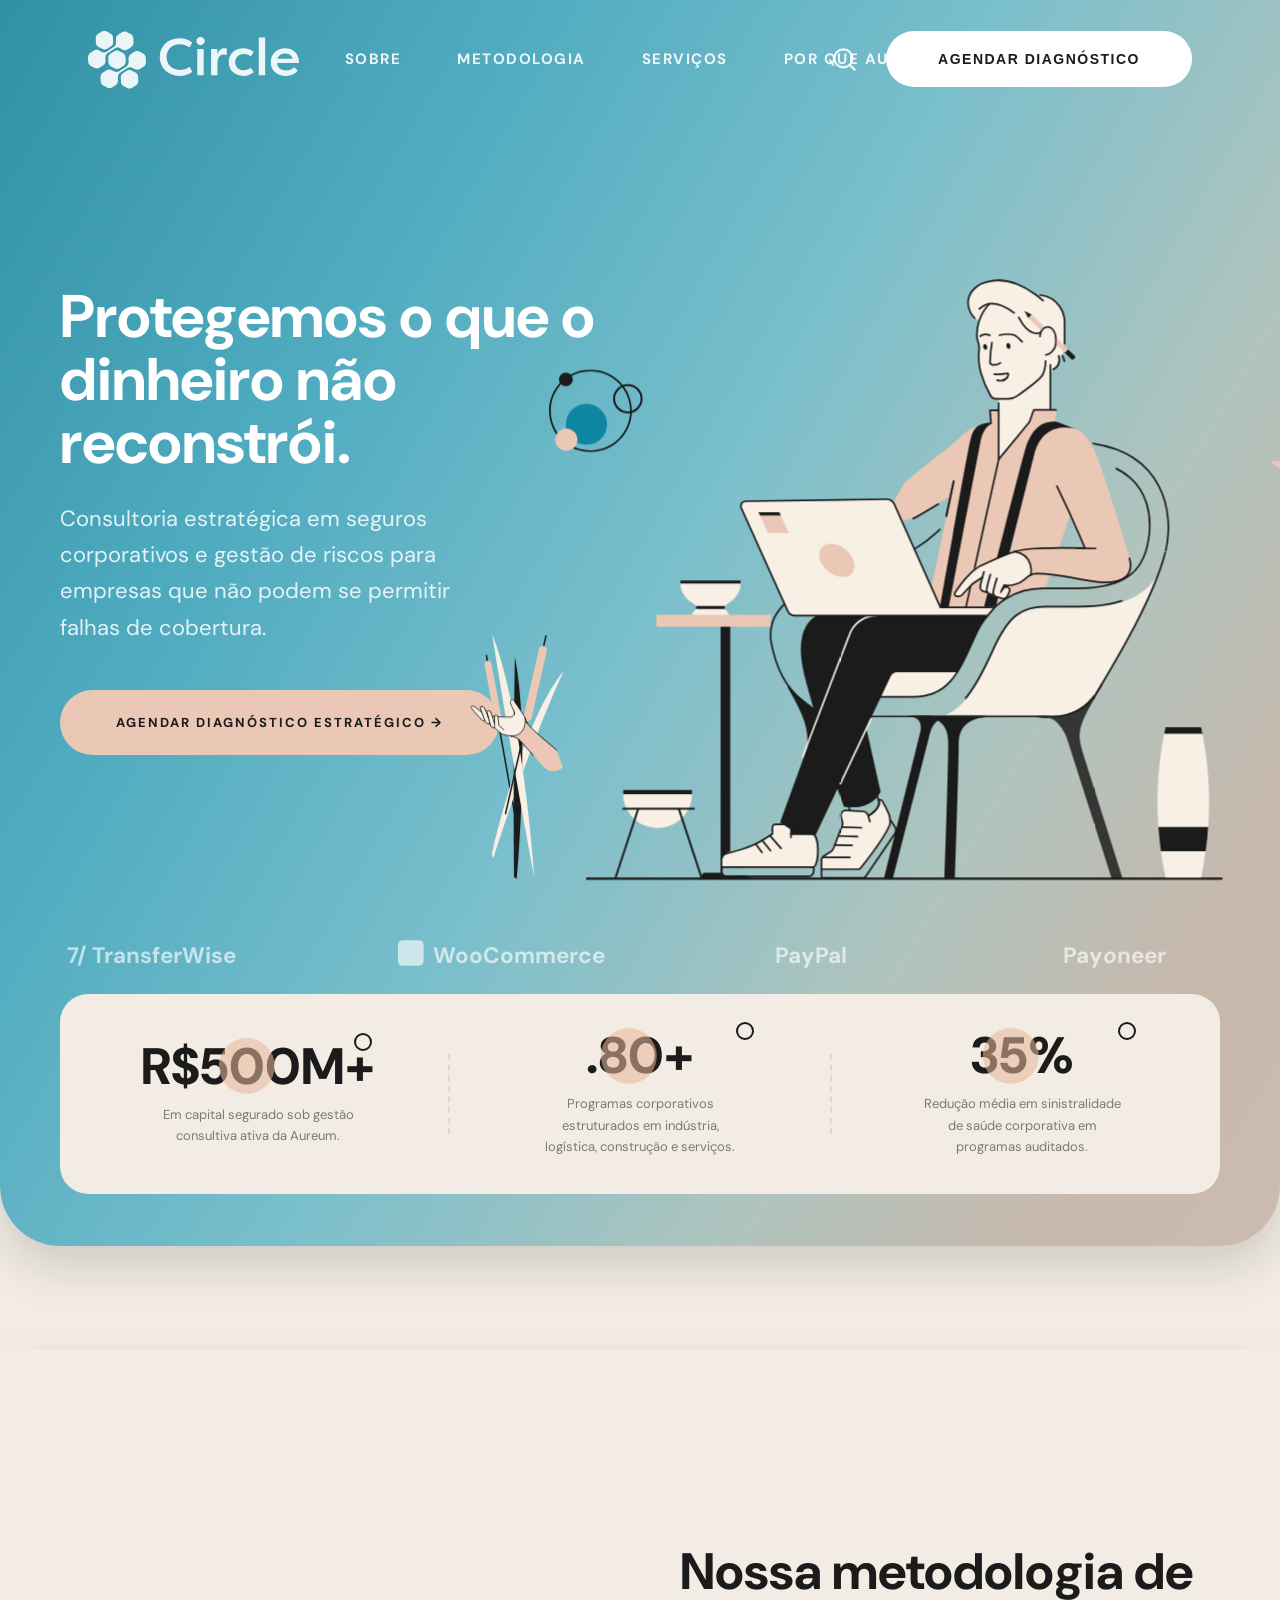
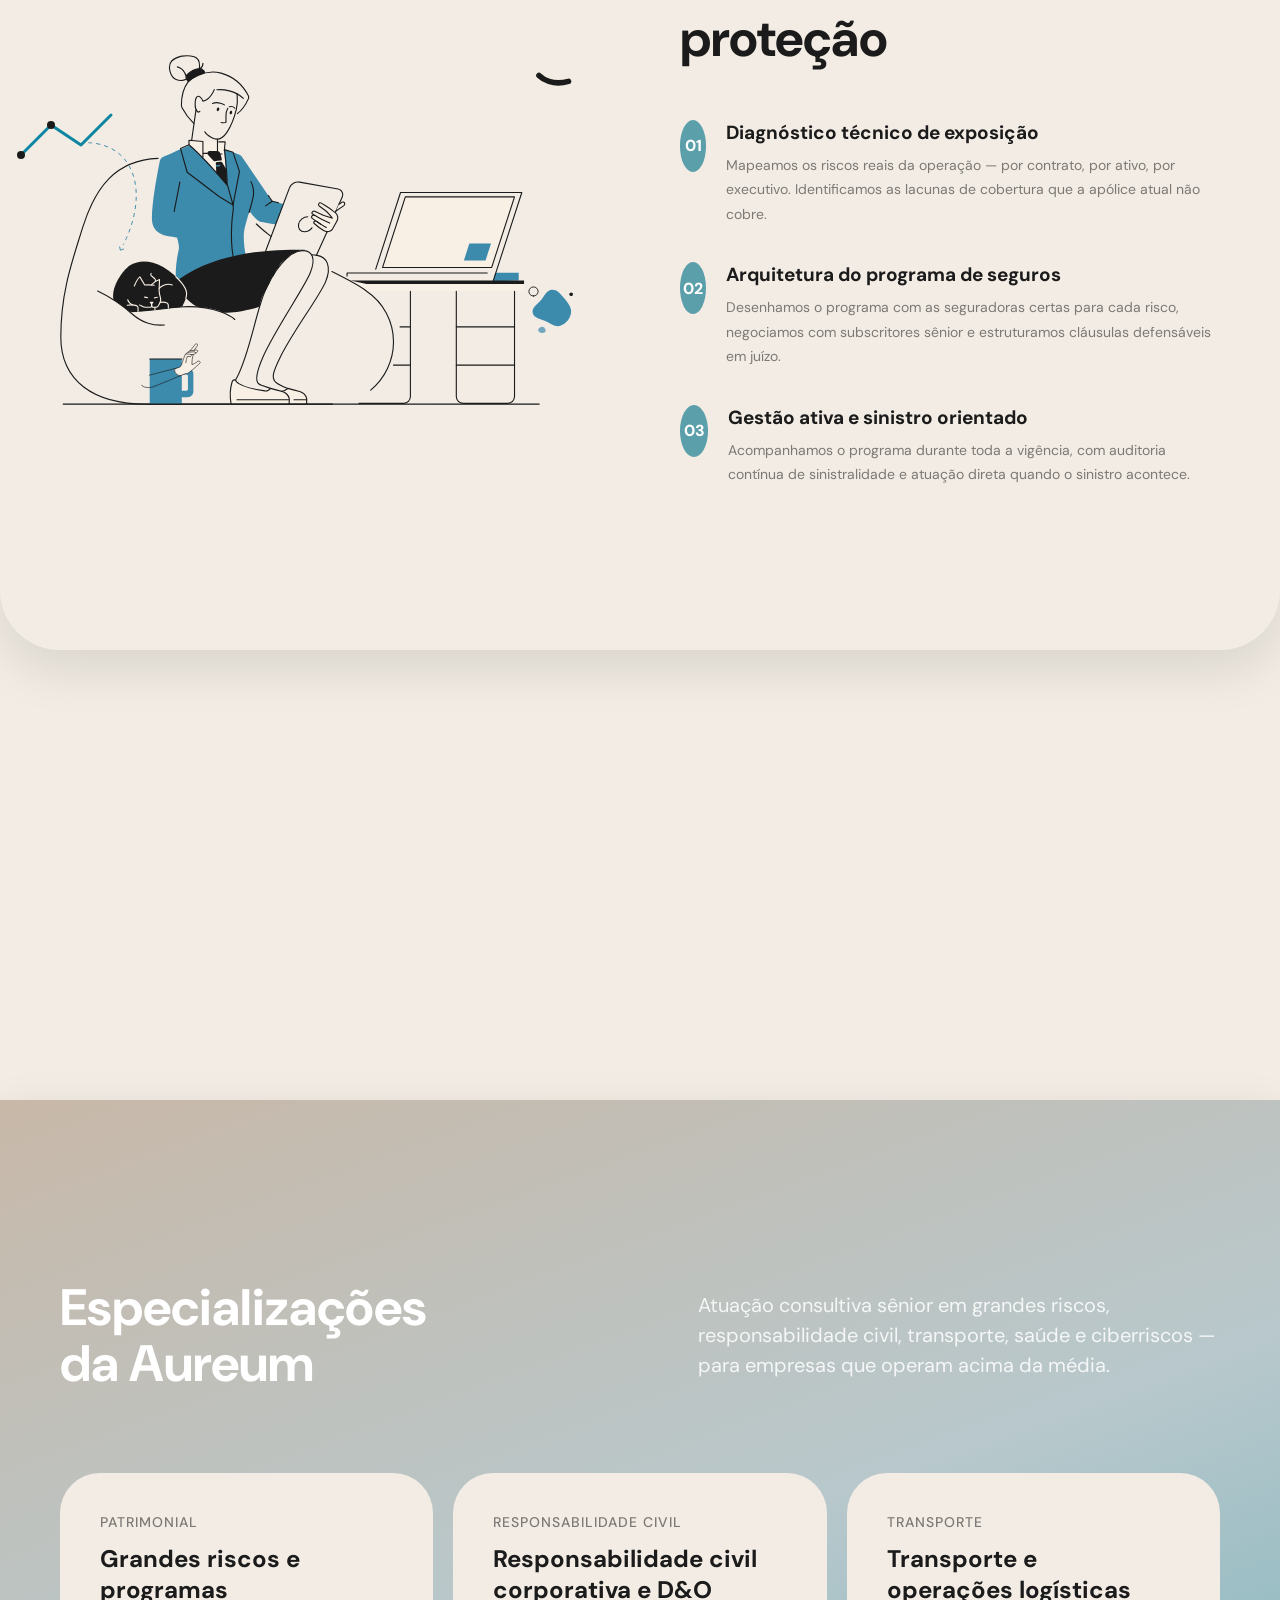
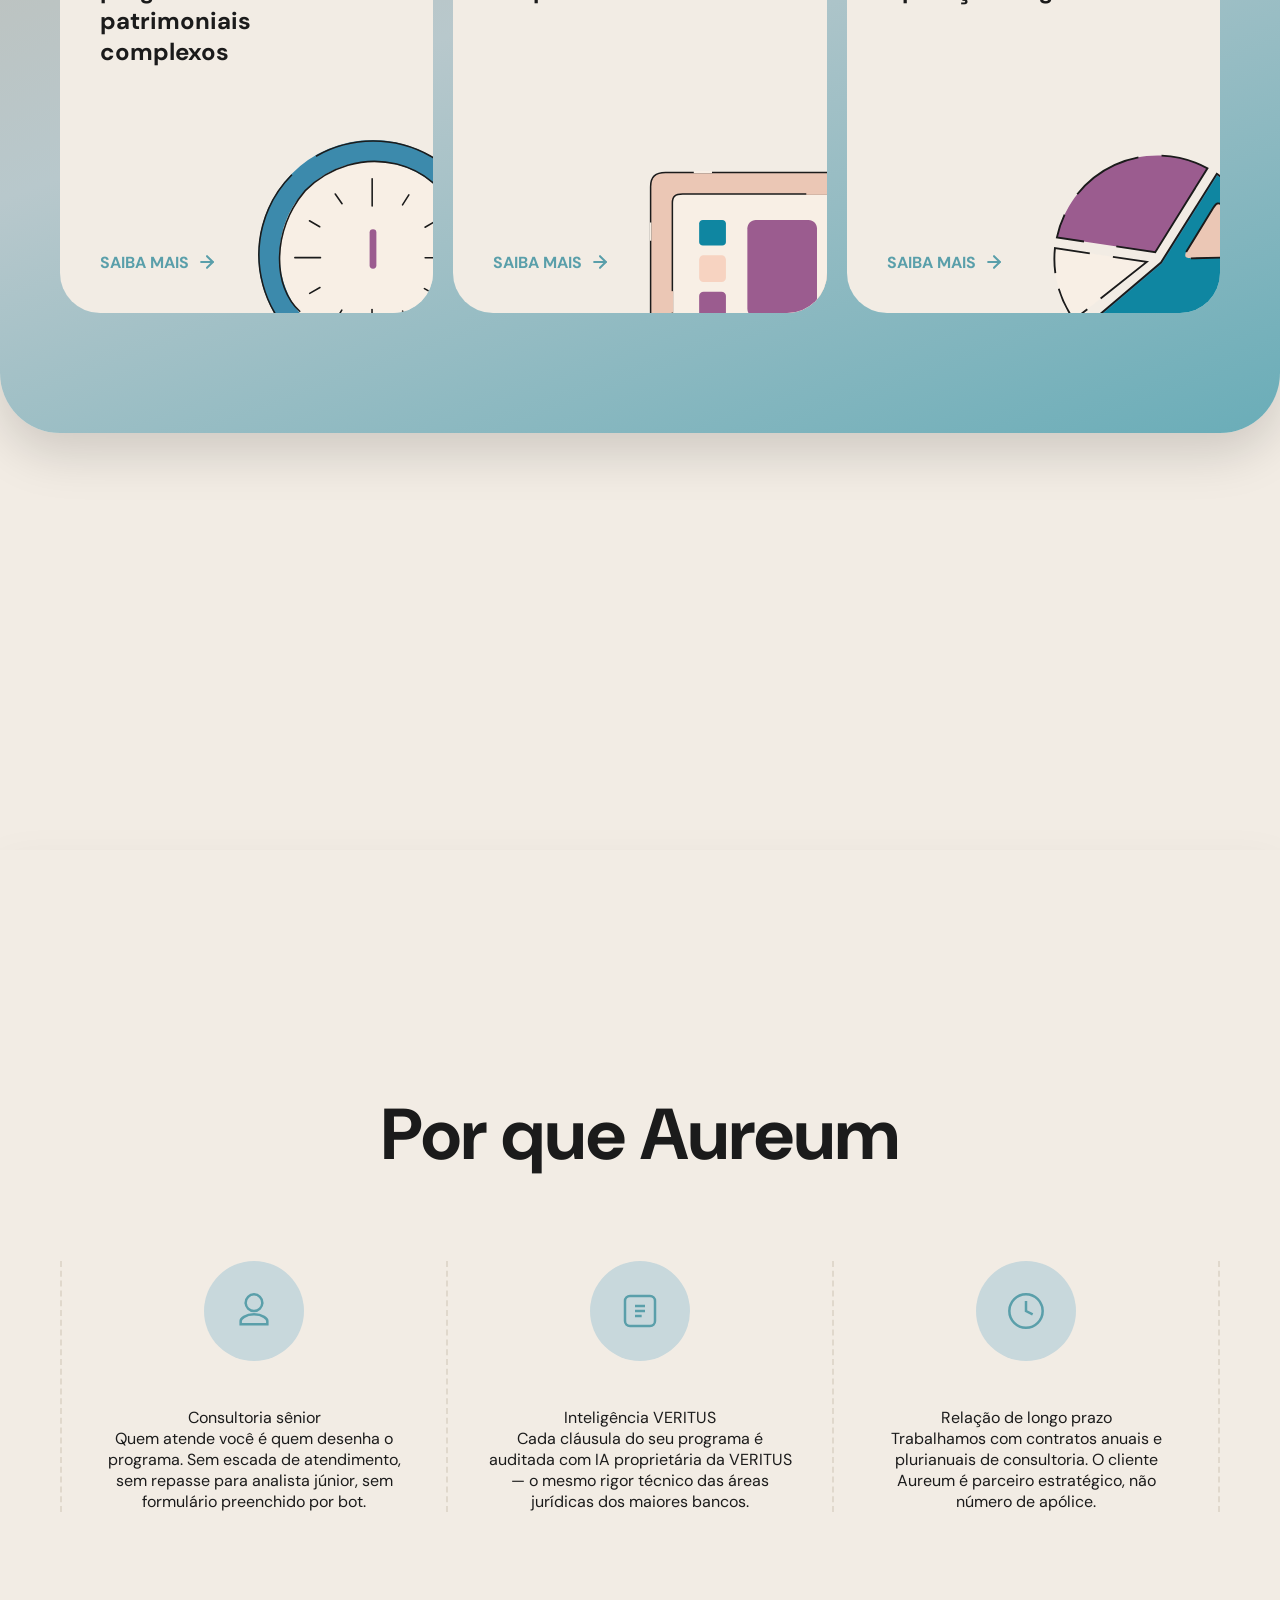
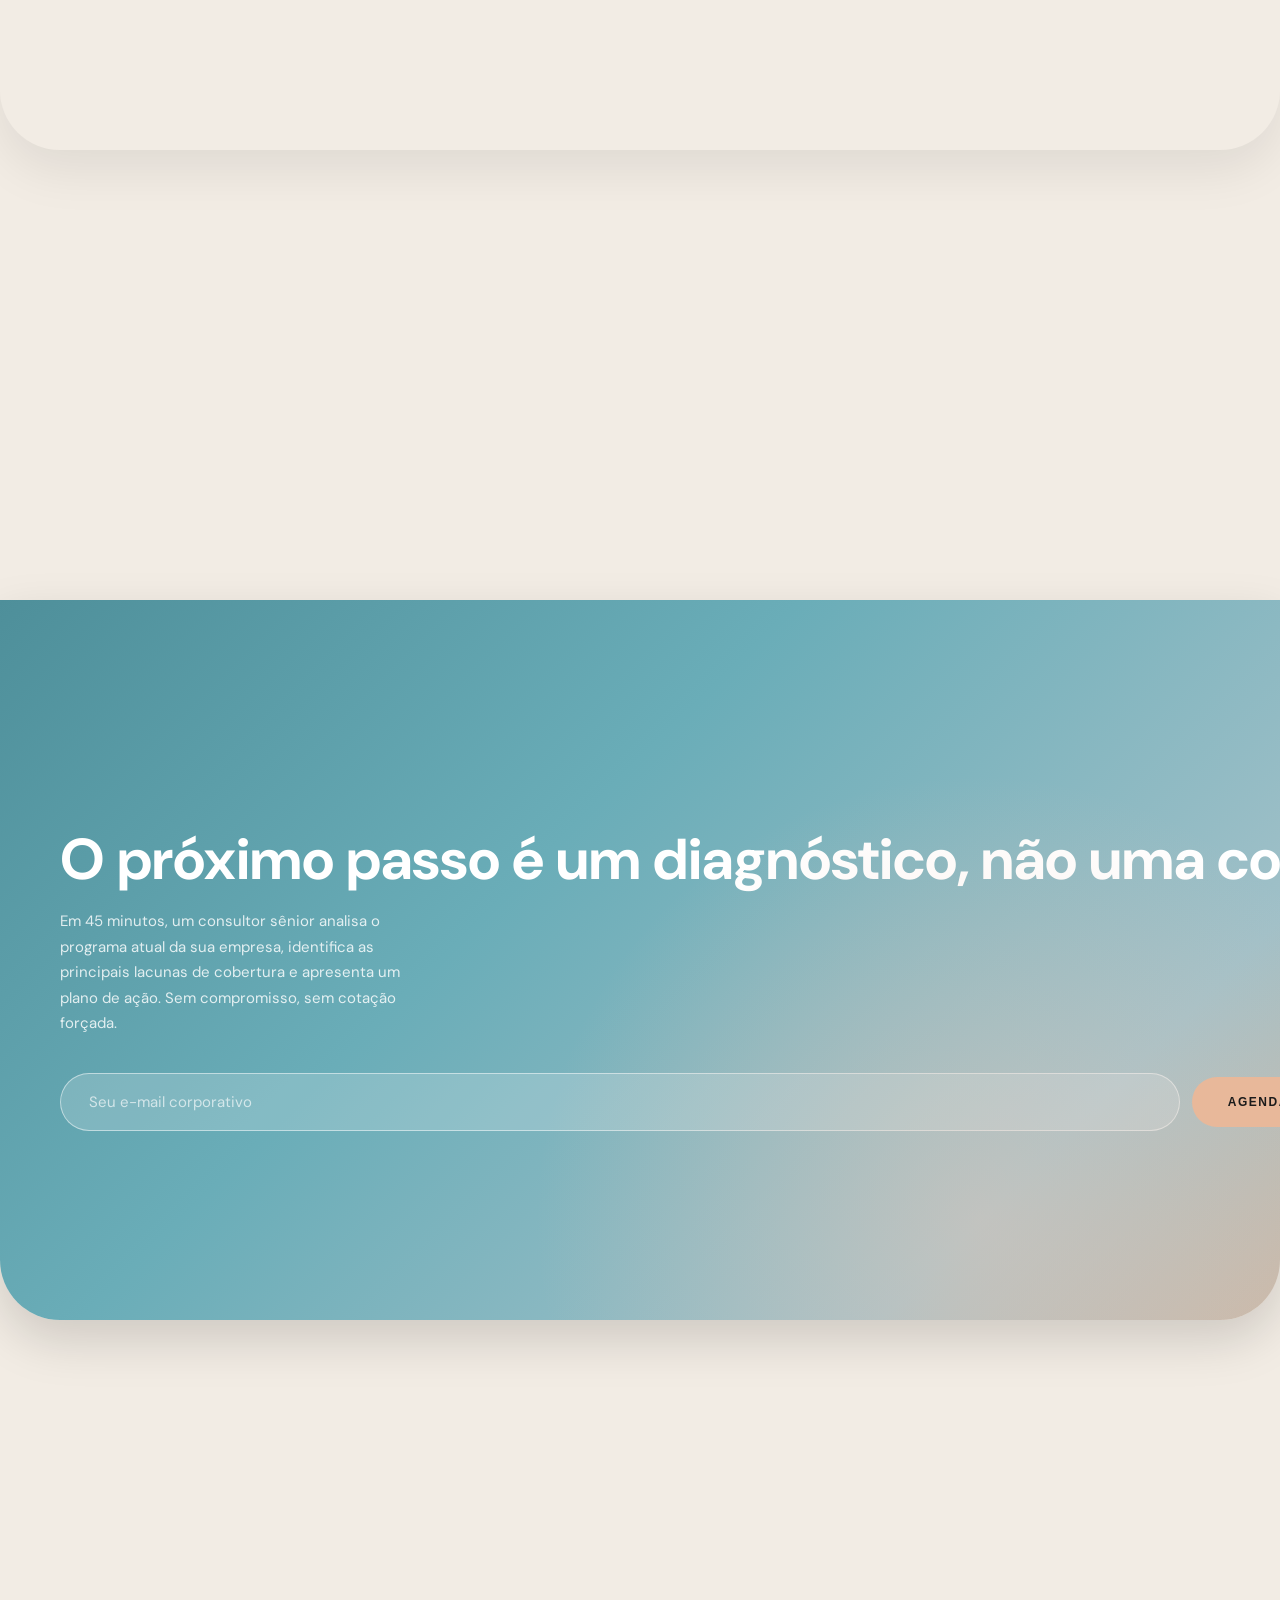
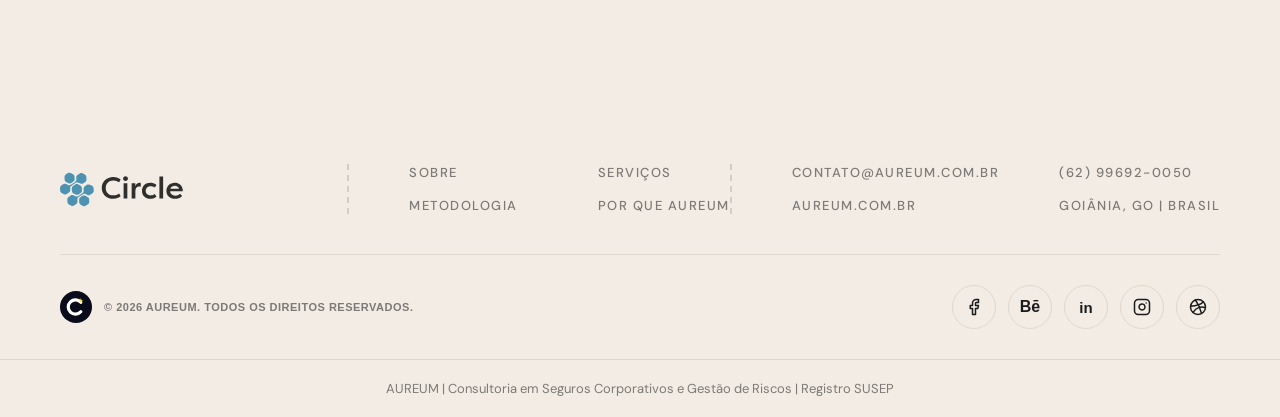
<file: index.html>
<!DOCTYPE html>
<html lang="en">
<head>
  <meta charset="UTF-8">
  <meta name="viewport" content="width=device-width, initial-scale=1.0">
  <title>Aureum | Consultoria em Seguros Corporativos e Gestão de Riscos</title>
  <meta name="description" content="Protegemos o que o dinheiro não reconstrói. Consultoria estratégica em seguros corporativos e gestão de riscos para empresas que não podem se permitir falhas de cobertura.">
  <link rel="preconnect" href="https://fonts.googleapis.com">
  <link rel="preconnect" href="https://fonts.gstatic.com" crossorigin>
  <link href="https://fonts.googleapis.com/css2?family=DM+Sans:wght@400;500;700&display=swap" rel="stylesheet">
  <link rel="stylesheet" href="style.css">
</head>
<body>

<!-- --------------------------------------
  NAVBAR
-------------------------------------- -->
<nav class="navbar" id="navbar">
  <div class="wrap">
    <a href="#hero" class="nav-logo">
      <img src="assets/images/logo-circle.svg" alt="Aureum">
    </a>

    <div class="nav-links">
      <a href="#about"   class="nav-link">Sobre</a>
      <a href="#program" class="nav-link">Metodologia</a>
      <a href="#courses" class="nav-link">Serviços</a>
      <a href="#reviews" class="nav-link">Por que Aureum</a>
    </div>

    <div class="nav-actions">
      <button class="nav-search" aria-label="Search">
        <svg viewBox="0 0 24 24" fill="none" stroke-width="2" stroke-linecap="round" stroke-linejoin="round">
          <circle cx="11" cy="11" r="8"/><line x1="21" y1="21" x2="16.65" y2="16.65"/>
        </svg>
      </button>
      <button class="nav-btn" data-modal="open"><span>Agendar diagnóstico</span></button>
    </div>

    <button class="nav-ham" id="navHam" aria-label="Menu">
      <span></span><span></span><span></span>
    </button>
  </div>

  <div class="nav-mobile" id="navMobile">
    <a href="#about"   class="nav-link">Sobre</a>
    <a href="#program" class="nav-link">Metodologia</a>
    <a href="#courses" class="nav-link">Serviços</a>
    <a href="#reviews" class="nav-link">Por que Aureum</a>
  </div>
</nav>

<main id="main">

<!-- --------------------------------------
  HERO
-------------------------------------- -->
<div class="s-wrap">
  <section class="hero" id="hero">
    <div class="wrap">
      <div class="hero-left">
        <h1 class="hero-title">Protegemos o que o<br>dinheiro não reconstrói.</h1>
        <p class="hero-sub">Consultoria estratégica em seguros corporativos e gestão de riscos para empresas que não podem se permitir falhas de cobertura.</p>
        <a href="#about" class="hero-btn"><span>Agendar diagnóstico estratégico →</span></a>
      </div>

      <div class="hero-right">
        <div class="hero-illus">
          <img src="assets/images/hero-person.svg"
               alt="Person with laptop" class="hero-illus-main">
          <img src="assets/images/hero-arm.svg"
               alt="" aria-hidden="true" class="hero-illus-ball">
          <img src="assets/icons/icon-18.svg"
               alt="" aria-hidden="true" class="hero-illus-abstract">
          <img src="assets/icons/social-twitter.svg"
               alt="" aria-hidden="true" class="hero-illus-plane">
          <img src="assets/images/hero-plant1.svg"
               alt="" aria-hidden="true" class="hero-illus-plant1">
          <img src="assets/images/hero-plant2.svg"
               alt="" aria-hidden="true" class="hero-illus-plant2">
        </div>
      </div>
    </div>
    <!-- Partners + Stats -->
    <div class="hero-bottom">
  <!-- Logos strip -->
  <div class="hero-partners">
    <span class="hero-partner-logo">
      <svg width="110" height="22" viewBox="0 0 110 22" fill="none" xmlns="http://www.w3.org/2000/svg" aria-label="TransferWise">
        <text x="0" y="17" font-family="'DM Sans',sans-serif" font-size="14" font-weight="700" fill="rgba(255,255,255,0.75)">7/ TransferWise</text>
      </svg>
    </span>
    <span class="hero-partner-logo">
      <svg width="130" height="22" viewBox="0 0 130 22" fill="none" xmlns="http://www.w3.org/2000/svg" aria-label="WooCommerce">
        <rect x="0" y="3" width="16" height="16" rx="3" fill="rgba(255,255,255,0.75)"/>
        <text x="22" y="17" font-family="'DM Sans',sans-serif" font-size="14" font-weight="700" fill="rgba(255,255,255,0.75)">WooCommerce</text>
      </svg>
    </span>
    <span class="hero-partner-logo">
      <svg width="68" height="22" viewBox="0 0 68 22" fill="none" xmlns="http://www.w3.org/2000/svg" aria-label="PayPal">
        <text x="0" y="17" font-family="'DM Sans',sans-serif" font-size="14" font-weight="700" fill="rgba(255,255,255,0.75)">PayPal</text>
      </svg>
    </span>
    <span class="hero-partner-logo">
      <svg width="90" height="22" viewBox="0 0 90 22" fill="none" xmlns="http://www.w3.org/2000/svg" aria-label="Payoneer">
        <text x="0" y="17" font-family="'DM Sans',sans-serif" font-size="14" font-weight="700" fill="rgba(255,255,255,0.75)">Pay<tspan font-style="italic">o</tspan>neer</text>
      </svg>
    </span>
  </div>

  <!-- Stats card -->
  <div class="hero-stats-card">
    <div class="hero-stat">
      <div class="hero-stat-number">
        <span class="hero-stat-blob"></span>
        <span class="hero-stat-ring"></span>
        R$500M+
      </div>
      <p class="hero-stat-desc">Em capital segurado sob gestão consultiva ativa da Aureum.</p>
    </div>
    <div class="hero-stat-divider"></div>
    <div class="hero-stat">
      <div class="hero-stat-number">
        <span class="hero-stat-blob"></span>
        <span class="hero-stat-ring"></span>
        .80+
      </div>
      <p class="hero-stat-desc">Programas corporativos estruturados em indústria, logística, construção e serviços.</p>
    </div>
    <div class="hero-stat-divider"></div>
    <div class="hero-stat">
      <div class="hero-stat-number">
        <span class="hero-stat-blob"></span>
        <span class="hero-stat-ring"></span>
        35%
      </div>
      <p class="hero-stat-desc">Redução média em sinistralidade de saúde corporativa em programas auditados.</p>
    </div>
  </div>
</div>
    </section>
  </div>

<!-- --------------------------------------
  SYLLABUS OF COURSES (How it works)
-------------------------------------- -->
<div class="s-wrap">
  <section class="syllabus" id="program">
    <div class="wrap">
      <!-- Left: illustration -->
      <div class="syllabus-img-wrap reveal">
        <img src="assets/images/modal-illustration.svg"
             alt="Student with laptop and cat" class="syllabus-img">
        <img src="assets/icons/icon-13.svg"
             alt="" aria-hidden="true" class="syllabus-icon13">
        <img src="assets/icons/icon-17.svg"
             alt="" aria-hidden="true" class="syllabus-icon17">
        <img src="assets/icons/icon-16.svg"
             alt="" aria-hidden="true" class="syllabus-icon16">
        <img src="assets/images/logo-dark.svg"
             alt="" aria-hidden="true" class="syllabus-logodark">
        <img src="assets/images/animated-graph.svg"
             alt="" aria-hidden="true" class="syllabus-graph">
      </div>

      <!-- Right: steps -->
      <div class="syllabus-right">
        <h2 class="reveal">Nossa metodologia de proteção</h2>
        <ul class="syllabus-list">
          <li class="syl-item reveal d1">
            <div class="syl-num">01</div>
            <div class="syl-text">
              <h3>Diagnóstico técnico de exposição</h3>
              <p>Mapeamos os riscos reais da operação — por contrato, por ativo, por executivo. Identificamos as lacunas de cobertura que a apólice atual não cobre.</p>
            </div>
          </li>
          <li class="syl-item reveal d2">
            <div class="syl-num">02</div>
            <div class="syl-text">
              <h3>Arquitetura do programa de seguros</h3>
              <p>Desenhamos o programa com as seguradoras certas para cada risco, negociamos com subscritores sênior e estruturamos cláusulas defensáveis em juízo.</p>
            </div>
          </li>
          <li class="syl-item reveal d3">
            <div class="syl-num">03</div>
            <div class="syl-text">
              <h3>Gestão ativa e sinistro orientado</h3>
              <p>Acompanhamos o programa durante toda a vigência, com auditoria contínua de sinistralidade e atuação direta quando o sinistro acontece.</p>
            </div>
          </li>
        </ul>
      </div>
    </div>
  </section>
</div>

<!-- --------------------------------------
  COURSES
-------------------------------------- -->
<div class="s-wrap">
  <section class="courses" id="courses">
      <div class="wrap">
        <div class="courses-hd sr">
          <div class="courses-hd-left">
            <h2>Especializações<br>da Aureum</h2>
          </div>
          <div class="courses-hd-right">
            <p class="courses-sub">Atuação consultiva sênior em grandes riscos, responsabilidade civil, transporte, saúde e ciberriscos — para empresas que operam acima da média.</p>
          </div>
        </div>

      <div class="courses-grid">
        <article class="course-card reveal d1">
          <div>
            <p class="course-type">Patrimonial</p>
            <h3>Grandes riscos e programas patrimoniais complexos</h3>
          </div>
          <div>
            <a href="#about" class="course-link">
              Saiba mais
              <svg viewBox="0 0 24 24" fill="none" stroke="currentColor" stroke-width="2.5" stroke-linecap="round" stroke-linejoin="round">
                <line x1="5" y1="12" x2="19" y2="12"/><polyline points="12 5 19 12 12 19"/>
              </svg>
            </a>
          </div>
          <img src="assets/images/image-1.svg"
               alt="" aria-hidden="true" class="course-illus">
        </article>

        <article class="course-card reveal d2">
          <div>
            <p class="course-type">Responsabilidade Civil</p>
            <h3>Responsabilidade civil corporativa e D&amp;O</h3>
          </div>
          <div>
            <a href="#about" class="course-link">
              Saiba mais
              <svg viewBox="0 0 24 24" fill="none" stroke="currentColor" stroke-width="2.5" stroke-linecap="round" stroke-linejoin="round">
                <line x1="5" y1="12" x2="19" y2="12"/><polyline points="12 5 19 12 12 19"/>
              </svg>
            </a>
          </div>
          <img src="assets/images/image-5.svg"
               alt="" aria-hidden="true" class="course-illus">
        </article>

        <article class="course-card reveal d3">
          <div>
            <p class="course-type">Transporte</p>
            <h3>Transporte e operações logísticas</h3>
          </div>
          <div>
            <a href="#about" class="course-link">
              Saiba mais
              <svg viewBox="0 0 24 24" fill="none" stroke="currentColor" stroke-width="2.5" stroke-linecap="round" stroke-linejoin="round">
                <line x1="5" y1="12" x2="19" y2="12"/><polyline points="12 5 19 12 12 19"/>
              </svg>
            </a>
          </div>
          <img src="assets/images/image-3.svg"
               alt="" aria-hidden="true" class="course-illus">
        </article>
      </div>
    </div>
  </section>
</div>

<!-- --------------------------------------
  STUDENTS REVIEWS
-------------------------------------- -->
<div class="s-wrap">
<section class="reviews" id="reviews">
  <div class="wrap">
    <h2 class="reveal">Por que Aureum</h2>
    <div class="reviews-grid">

      <!-- Diferencial 1 -->
      <div class="review-col reveal d1">
        <div class="review-ava-wrap">
          <div class="review-ava-blob" style="background:#c8d8dc; display:flex; align-items:center; justify-content:center;">
            <svg width="40" height="40" viewBox="0 0 24 24" fill="none" stroke="#5a9faa" stroke-width="1.5"><path d="M12 2a5 5 0 1 1 0 10A5 5 0 0 1 12 2zm0 12c-5.33 0-8 2.67-8 4v2h16v-2c0-1.33-2.67-4-8-4z"/></svg>
          </div>
          <div class="review-ring" style="width:18px;height:18px;top:-6px;right:4px;"></div>
          <div class="review-dot review-dot-sm" style="bottom:-4px;left:8px;"></div>
        </div>
        <p class="review-name">Consultoria sênior</p>
        <p class="review-text">Quem atende você é quem desenha o programa. Sem escada de atendimento, sem repasse para analista júnior, sem formulário preenchido por bot.</p>
      </div>

      <!-- Diferencial 2 -->
      <div class="review-col reveal d2">
        <div class="review-ava-wrap">
          <div class="review-ava-blob" style="background:#c8d8dc; display:flex; align-items:center; justify-content:center;">
            <svg width="40" height="40" viewBox="0 0 24 24" fill="none" stroke="#5a9faa" stroke-width="1.5"><rect x="3" y="3" width="18" height="18" rx="3"/><path d="M9 9h6M9 12h6M9 15h4"/></svg>
          </div>
          <div class="review-ring" style="width:18px;height:18px;top:-6px;right:4px;"></div>
          <div class="review-dot review-dot-sm" style="bottom:-4px;left:8px;"></div>
        </div>
        <p class="review-name">Inteligência VERITUS</p>
        <p class="review-text">Cada cláusula do seu programa é auditada com IA proprietária da VERITUS — o mesmo rigor técnico das áreas jurídicas dos maiores bancos.</p>
      </div>

      <!-- Diferencial 3 -->
      <div class="review-col reveal d3">
        <div class="review-ava-wrap">
          <div class="review-ava-blob" style="background:#c8d8dc; display:flex; align-items:center; justify-content:center;">
            <svg width="40" height="40" viewBox="0 0 24 24" fill="none" stroke="#5a9faa" stroke-width="1.5"><circle cx="12" cy="12" r="10"/><path d="M12 6v6l4 2"/></svg>
          </div>
          <div class="review-ring" style="width:18px;height:18px;top:-6px;right:4px;"></div>
          <div class="review-dot review-dot-sm" style="bottom:-4px;left:8px;"></div>
        </div>
        <p class="review-name">Relação de longo prazo</p>
        <p class="review-text">Trabalhamos com contratos anuais e plurianuais de consultoria. O cliente Aureum é parceiro estratégico, não número de apólice.</p>
      </div>

    </div>
  </div>
</section>
</div>

<!-- --------------------------------------
  STILL HAVE QUESTIONS (FAQ)
-------------------------------------- -->
<div class="s-wrap">
<section class="faq" id="about">
  <!-- decorative background blob -->
  <div class="faq-bg-blob"></div>

  <div class="wrap faq-wrap">
    <!-- LEFT: text + form -->
    <div class="faq-left reveal">
      <h2>O próximo passo é um diagnóstico,
não uma cotação.</h2>
      <p>Em 45 minutos, um consultor sênior analisa o programa atual da sua empresa, identifica as principais lacunas de cobertura e apresenta um plano de ação. Sem compromisso, sem cotação forçada.</p>
      <form class="faq-form" data-form="faq" novalidate>
        <input class="faq-input" type="email" name="email"
               placeholder="Seu e-mail corporativo" required aria-label="Email address">
        <button class="faq-btn" type="submit"><span>Agendar diagnóstico</span></button>
      </form>
    </div>

    <!-- RIGHT: phone mockup card + decorative elements -->
    <div class="faq-right reveal d2">
      <!-- decorative floating elements -->
      <img src="assets/images/hero-plane.svg"
           alt="" aria-hidden="true" class="faq-deco faq-deco-plane">
      <div class="faq-deco faq-deco-circle-lg"></div>
      <div class="faq-deco faq-deco-circle-sm"></div>
      <div class="faq-deco faq-deco-dot"></div>
      <div class="faq-deco faq-deco-blob-pink"></div>

      <!-- phone card -->
      <div class="faq-phone-card">
        <img src="assets/images/hero-person.svg"
             alt="Person working on laptop" class="faq-phone-illus">
        <div class="faq-phone-footer">
          <div class="faq-phone-wp">
            <svg viewBox="0 0 24 24" fill="none" xmlns="http://www.w3.org/2000/svg" width="18" height="18">
              <circle cx="12" cy="12" r="11" fill="#21759b"/>
              <path d="M2.5 12C2.5 6.75 6.75 2.5 12 2.5S21.5 6.75 21.5 12 17.25 21.5 12 21.5 2.5 17.25 2.5 12z" fill="#21759b"/>
              <path d="M3.8 12c0 3.4 1.98 6.35 4.86 7.82L4.62 9.3C4.08 10.12 3.8 11.03 3.8 12zm14.3-0.43c0-1.06-.38-1.8-.71-2.37-.43-.7-.84-1.3-.84-2 0-.78.6-1.51 1.44-1.51-.04 0 .03 0 .07.01A8.2 8.2 0 0 0 12 3.8c-2.98 0-5.6 1.53-7.13 3.84.2.01.39.01.55.01 1.89 0 4.2-.23 4.2-.23.55 0 .62.77.08.83 0 0-.56.07-1.18.1l3.5 10.4 2.1-6.3-1.5-4.1c-.54-.03-1.06-.1-1.06-.1-.55-.03-.49-.84.06-.83 0 0 2.34.23 4.14.23 1.89 0 4.2-.23 4.2-.23.55 0 .62.77.08.83 0 0-.57.07-1.18.1l3.46 10.3.96-3.2c.41-1.32.65-2.27.65-3.07zm-5.6 1.17l-2.87 8.35a8.2 8.2 0 0 0 5.02-.13l-.06-.1-2.09-6.12zm7.1-4.66a6.1 6.1 0 0 1 .05.82c0 .8-.15 1.71-.6 2.84l-2.4 6.94A8.21 8.21 0 0 0 19.6 12c0-1.4-.35-2.72-.97-3.87l-.03-.05z" fill="#fff"/>
            </svg>
            <span>WordPress</span>
          </div>
          <p class="faq-phone-caption">The ideal course to learn how to <strong>manage all aspects</strong></p>
        </div>
      </div>
    </div>
  </div>
</section>
</div>


</main>

<!-- --------------------------------------
  FOOTER
-------------------------------------- -->
<footer class="footer">
  <div class="wrap">
    <div class="footer-top">
      <!-- Logo -->
      <div class="footer-logo">
        <img src="assets/images/logo-circle.svg" alt="Aureum">
      </div>

      <!-- Nav links -->
      <div class="footer-links">
        <div class="fl-col">
          <a href="#about"   class="footer-link">Sobre</a>
          <a href="#program" class="footer-link">Metodologia</a>
        </div>
        <div class="fl-col">
          <a href="#courses" class="footer-link">Serviços</a>
          <a href="#reviews" class="footer-link">Por que Aureum</a>
        </div>
      </div>

      <!-- Contact -->
      <div class="footer-contact">
        <div class="fc-col">
          <a href="mailto:contato@aureum.com.br" class="footer-link">contato@aureum.com.br</a>
          <a href="#" class="footer-link">aureum.com.br</a>
        </div>
        <div class="fc-col">
          <span class="footer-link">(62) 99692-0050</span>
          <span class="footer-link">Goiânia, GO | Brasil</span>
        </div>
      </div>
    </div>

    <div class="footer-bottom">
      <div class="footer-copy">
        <svg class="footer-copy-logo" viewBox="0 0 40 40" xmlns="http://www.w3.org/2000/svg">
          <circle cx="20" cy="20" r="20" fill="#0A0B1A"/>
          <path d="M26 14 A 9 9 0 1 0 26 26" fill="none" stroke="#FFFFFF" stroke-width="4" stroke-linecap="round"/>
          <path d="M26 8 Q26 12 30 12 Q26 12 26 16 Q26 12 22 12 Q26 12 26 8 Z" fill="#FDE047"/>
        </svg>
        <span class="footer-copy-txt" style="font-family: sans-serif; letter-spacing: 0.5px;">© 2026 AUREUM. TODOS OS DIREITOS RESERVADOS.</span>
      </div>

      <div class="footer-social">
        <a href="#" class="footer-soc" aria-label="Facebook">
          <svg width="18" height="18" viewBox="0 0 24 24" fill="none" stroke="currentColor" stroke-width="2" stroke-linecap="round" stroke-linejoin="round"><path d="M18 2h-3a5 5 0 0 0-5 5v3H7v4h3v8h4v-8h3l1-4h-4V7a1 1 0 0 1 1-1h3z"></path></svg>
        </a>
        <a href="#" class="footer-soc" aria-label="Behance" style="font-weight:800; font-size:16px; font-family:sans-serif;">
          Bē
        </a>
        <a href="#" class="footer-soc" aria-label="LinkedIn" style="font-weight:800; font-size:15px; font-family:sans-serif;">
          in
        </a>
        <a href="#" class="footer-soc" aria-label="Instagram">
          <svg width="18" height="18" viewBox="0 0 24 24" fill="none" stroke="currentColor" stroke-width="2" stroke-linecap="round" stroke-linejoin="round"><rect x="2" y="2" width="20" height="20" rx="5" ry="5"></rect><path d="M16 11.37A4 4 0 1 1 12.63 8 4 4 0 0 1 16 11.37z"></path><line x1="17.5" y1="6.5" x2="17.51" y2="6.5"></line></svg>
        </a>
        <a href="#" class="footer-soc" aria-label="Dribbble">
          <svg width="18" height="18" viewBox="0 0 24 24" fill="none" stroke="currentColor" stroke-width="2" stroke-linecap="round" stroke-linejoin="round"><circle cx="12" cy="12" r="10"></circle><path d="M8.56 2.75c4.37 6.03 6.02 9.42 8.03 17.72m2.54-15.38c-3.72 4.35-8.94 5.66-16.88 5.85m19.5 1.9c-3.5-.93-6.63-.82-8.94 0-2.58.92-5.01 2.86-7.44 6.32"></path></svg>
        </a>
      </div>
    </div>
  </div>

  <div class="footer-tagline">
    <div class="wrap">
      AUREUM | Consultoria em Seguros Corporativos e Gestão de Riscos | Registro SUSEP
    </div>
  </div>
</footer>

<!-- --------------------------------------
  MODAL
-------------------------------------- -->
<div class="modal-bg" id="modalBg" role="dialog" aria-modal="true" aria-label="Newsletter Subscription">
  <div class="modal">
    <button class="modal-close" data-modal="close" aria-label="Close">
      <svg width="14" height="14" viewBox="0 0 14 14" fill="none" stroke="currentColor" stroke-width="2" stroke-linecap="round" stroke-linejoin="round"><path d="M1 1L13 13M1 13L13 1"/></svg>
    </button>
    
    <div class="modal-top">
      <img src="assets/images/modal-illustration.svg" alt="" class="modal-illus">
    </div>

    <div class="modal-body">
      <div class="modal-content-grid">
        <div class="modal-title-col">
          <h3>Subscribe to our<br>newsletter</h3>
        </div>
        <div class="modal-text-col">
          <p>Get weekly updates on the newest cloneable websites right in your mailbox.</p>
        </div>
      </div>

      <form class="modal-form" data-form="modal" novalidate>
        <div class="modal-input-group">
          <input class="modal-input" type="email" name="email"
                 placeholder="Your email" required id="modalEmail">
          <button class="modal-submit" type="submit" aria-label="Submit">
            <svg viewBox="0 0 24 24" fill="none" stroke="currentColor" stroke-width="3" stroke-linecap="round" stroke-linejoin="round">
              <polyline points="9 18 15 12 9 6"/>
            </svg>
          </button>
        </div>
      </form>
    </div>
  </div>
</div>

<div class="toast" id="toast" role="status"></div>

<script src="main.js" defer></script>
</body>
</html>
</file>
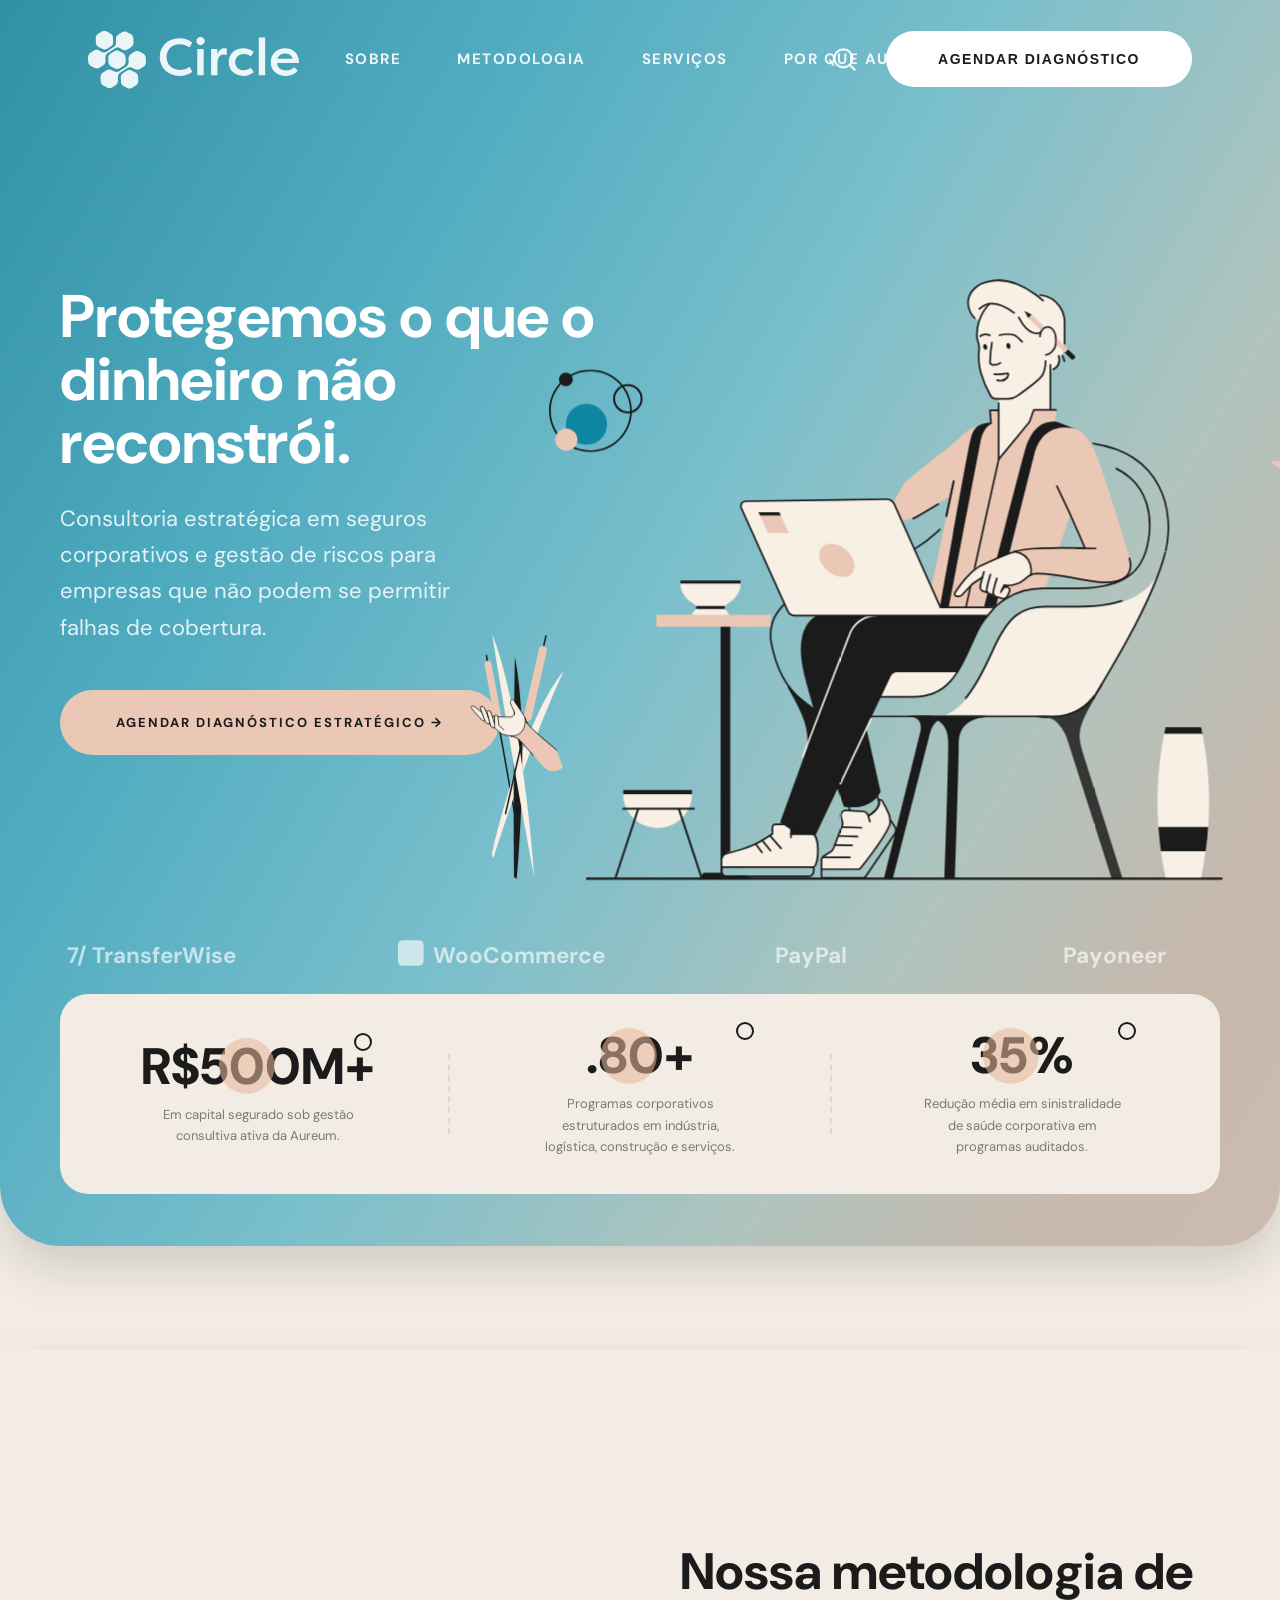
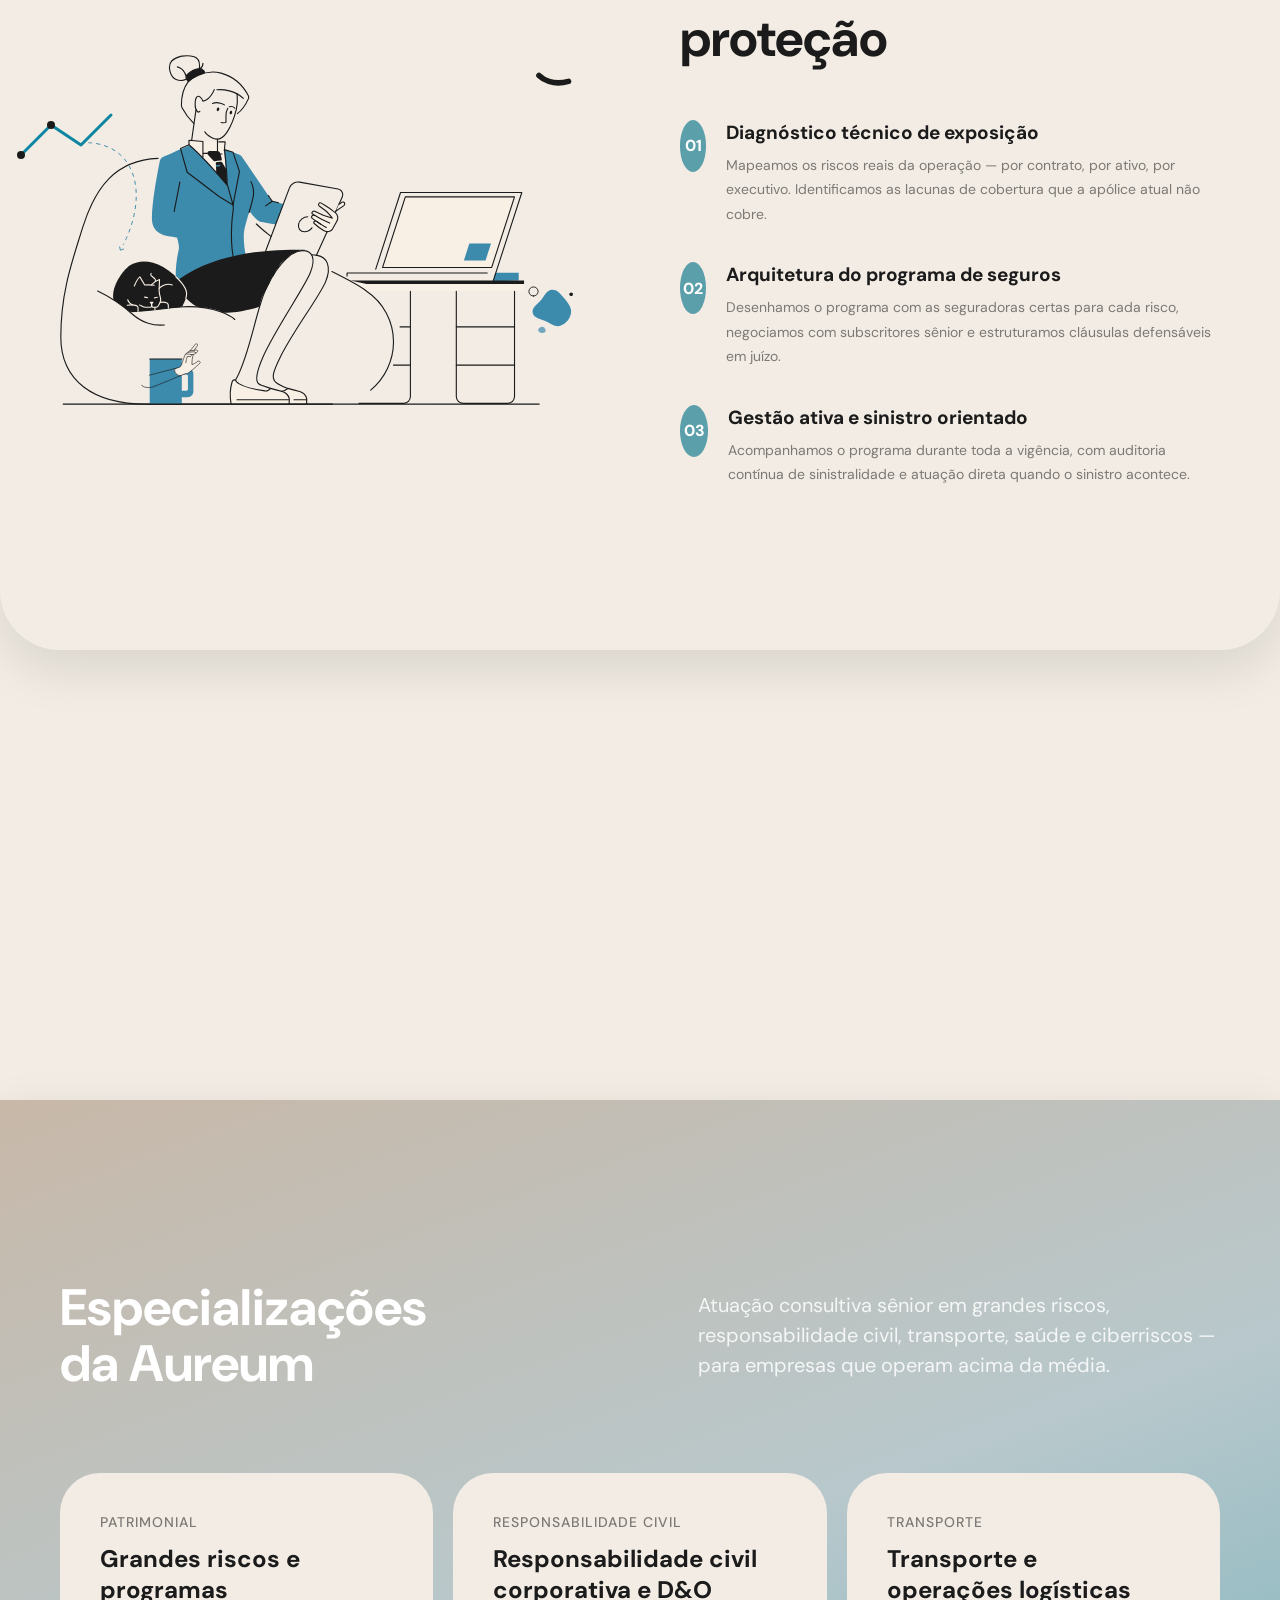
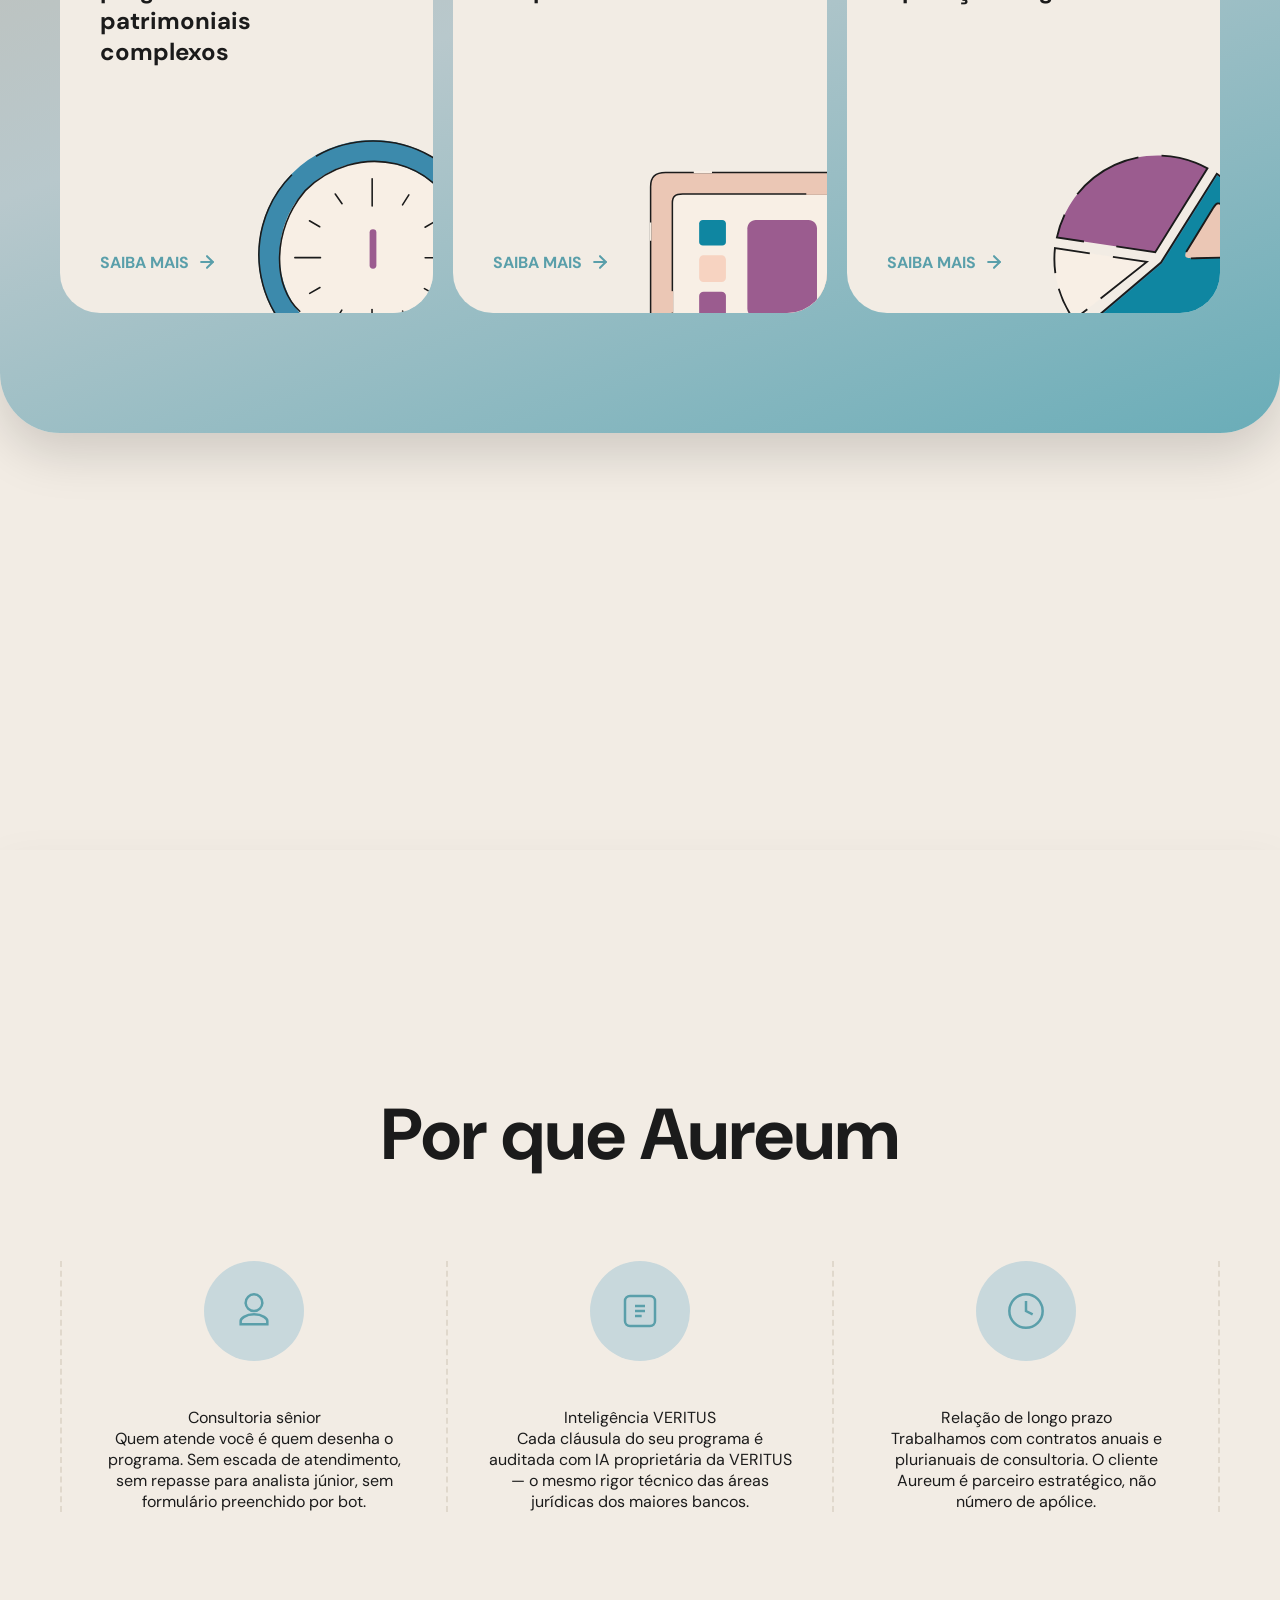
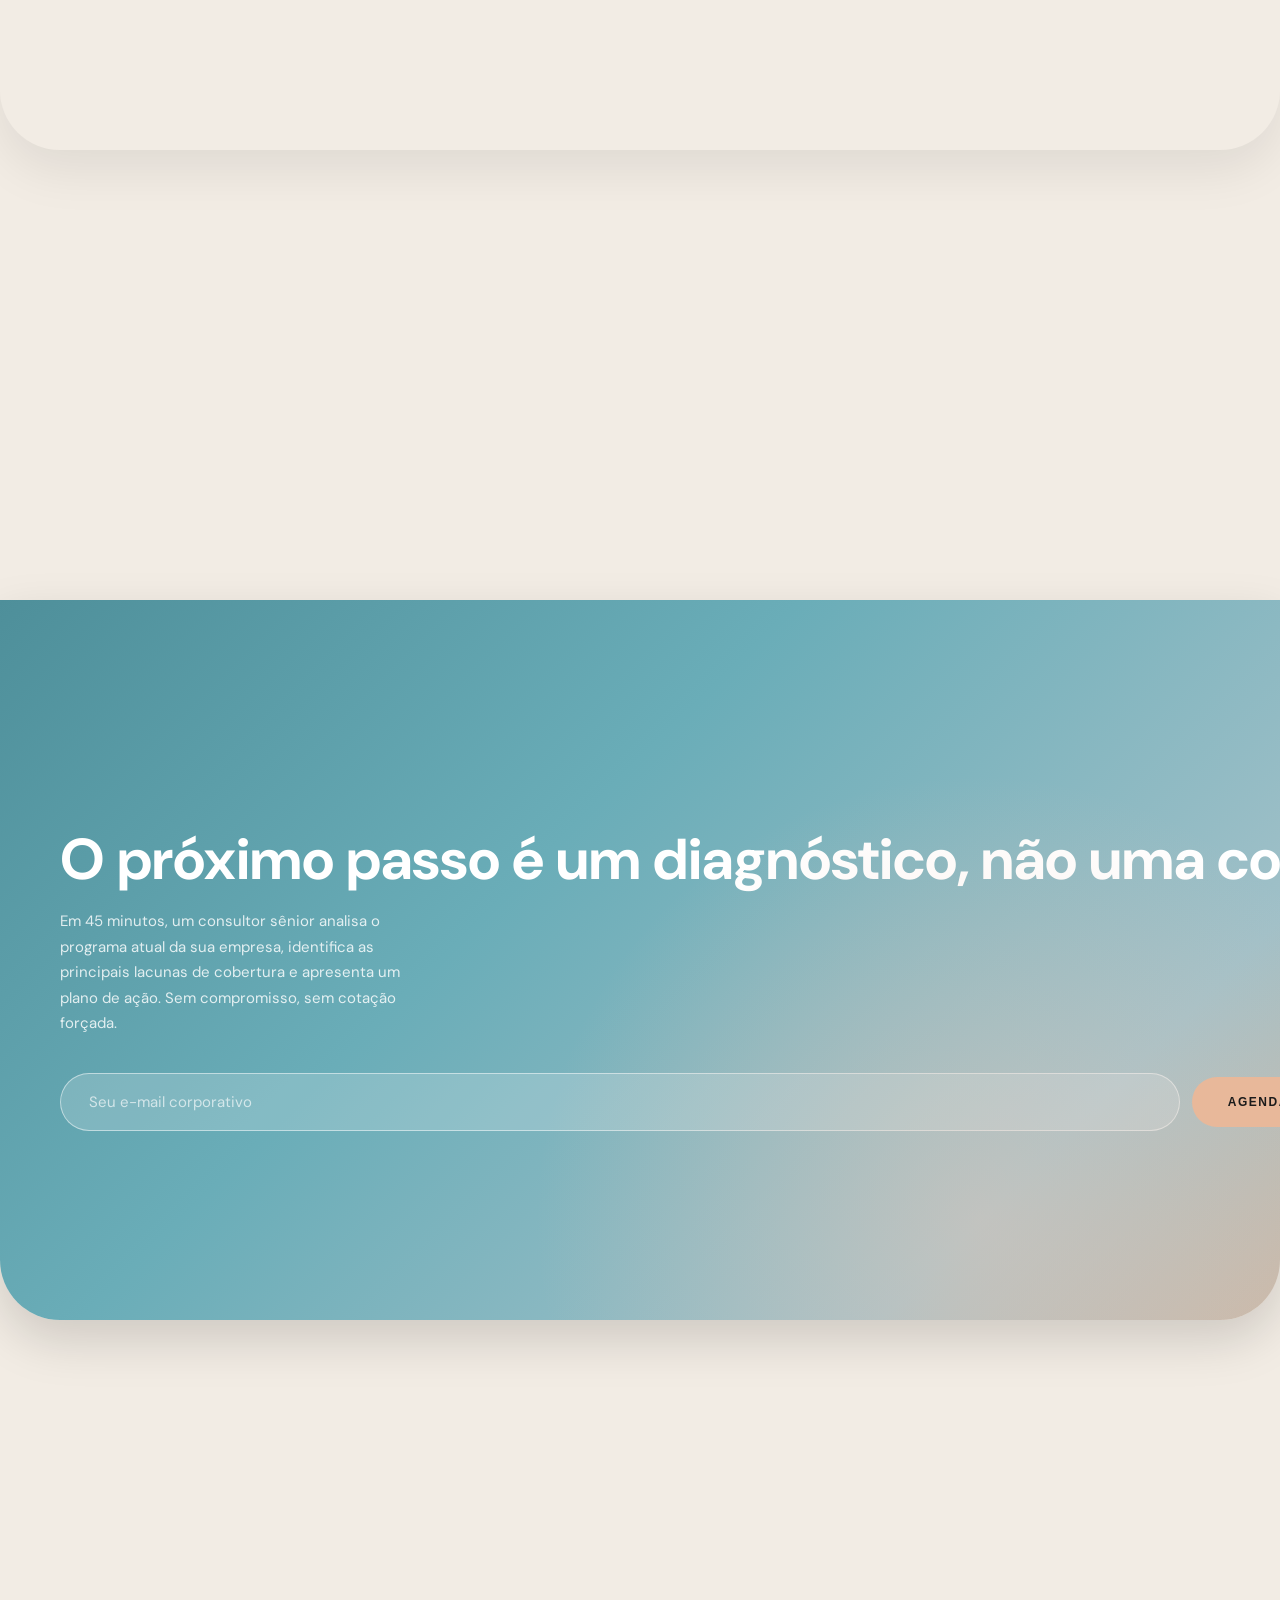
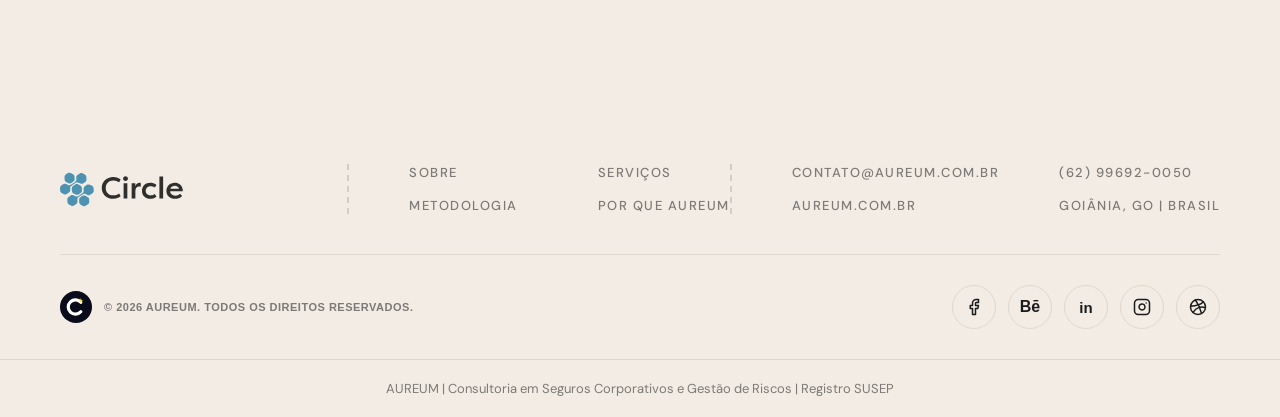
<file: aureum/index.html>
<!DOCTYPE html>
<html lang="pt-BR">
<head>
  <meta charset="UTF-8">
  <meta http-equiv="refresh" content="0; url=../">
  <title>Aureum — Redirecionando...</title>
  <script>window.location.replace('../');</script>
</head>
<body>
  <p>Redirecionando para <a href="../">aureum.com.br</a>...</p>
</body>
</html>
</file>
<file: style.css>
/* ─── RESET ─────────────────────────────────────────────── */
*, *::before, *::after { box-sizing: border-box; margin: 0; padding: 0; }
html { font-size: 16px; }
body { font-family: 'DM Sans', 'Inter', sans-serif; color: #1b1b1b; background: var(--cream); overflow-x: hidden; }
main { display: block; position: relative; }
.s-wrap { min-height: 300vh; position: relative; }
.s-wrap:not(:first-child) { margin-top: -150vh; }
.s-wrap:nth-child(1) { z-index: 5; }
.s-wrap:nth-child(2) { z-index: 4; }
.s-wrap:nth-child(3) { z-index: 3; }
.s-wrap:nth-child(4) { z-index: 2; }
.s-wrap:nth-child(5) { z-index: 1; }

img { display: block; max-width: 100%; }
a { text-decoration: none; color: inherit; }
ul { list-style: none; }

/* ─── TOKENS ─────────────────────────────────────────────── */
:root {
  --teal:      #5a9faa;
  --teal-dk:   #3d7d8a;
  --beige:     #e8b89a;
  --cream:     #f2ece4;
  --cream-mid: #e0d8cc;
  --dark:      #1b1b1b;
  --muted:     rgba(27,27,27,0.55);
  --r24:       24px;
  --r100:      100px;
  --ease:      cubic-bezier(0.4, 0, 0.2, 1);
}

.wrap { width:100%; max-width:1280px; margin:0 auto; padding:0 60px; }

/* ─── NAVBAR ─────────────────────────────────────────────── */
.navbar {
  position: fixed; top:0; left:0; right:0; z-index:100;
  padding: 28px 0; transition: all 0.4s;
}
.navbar.scrolled {
  background: rgba(242,236,228,0.96); backdrop-filter: blur(12px);
  box-shadow: 0 1px 20px rgba(0,0,0,0.07); padding: 20px 0;
}

/* Layout: logo left, links centered, actions right */
.navbar .wrap {
  display: flex; align-items: center; justify-content: space-between;
  padding: 0 88px; position: relative; max-width: 100%;
}

/* Logo — left, 72px */
.nav-logo { order: 0; margin-left: 0; margin-right: auto; }
.nav-logo img { height: 62px; transition: filter 0.4s; }
.navbar:not(.scrolled) .nav-logo img { filter: brightness(0) invert(1); }

/* Nav links — absolutely centered */
.nav-links {
  display: flex; align-items: center; gap: 56px; order: 1;
  position: absolute; left: 50%; transform: translateX(-50%);
}
.nav-link {
  font-size: 15px; font-weight: 700; letter-spacing: 1.5px;
  text-transform: uppercase; color: rgba(255,255,255,0.9);
  transition: color 0.3s; position: relative;
}
.nav-link::after {
  content: ''; position: absolute; bottom: -5px; left: 0;
  width: 0; height: 2px; background: #fff; transition: width 0.3s;
}
.nav-link:hover::after { width: 100%; }
.navbar.scrolled .nav-link { color: var(--dark); }
.navbar.scrolled .nav-link::after { background: var(--teal); }

/* Nav actions */
.nav-actions { display: flex; align-items: center; gap: 20px; }

/* Search button — no background */
.nav-search {
  background: none; border: none; padding: 8px; cursor: pointer;
  display: flex; align-items: center; justify-content: center;
  border-radius: 50%; transition: opacity 0.3s;
}
.nav-search:hover { opacity: 0.7; }
.nav-search svg { width: 27px; height: 27px; stroke: rgba(255,255,255,0.9); transition: stroke 0.4s; }
.navbar.scrolled .nav-search svg { stroke: var(--dark); }

/* ── Sign In button with bidirectional circle ripple ─────── */
.nav-btn {
  position: relative;
  overflow: hidden;
  padding: 20px 52px;
  border-radius: var(--r100);
  background: #fff;
  color: var(--dark);
  font-size: 14px; font-weight: 700; letter-spacing: 1.5px;
  text-transform: uppercase; border: none; cursor: pointer;
  /* no transform transition here — handled by ripple */
  white-space: nowrap;
}

/* Ripple circle — starts at center, scale 0 → 1 on hover */
.nav-btn::before {
  content: '';
  position: absolute;
  top: 50%; left: 50%;
  /* Large enough to cover pill shape at any size */
  width: 300%; aspect-ratio: 1;
  background: var(--beige);
  border-radius: 50%;
  transform: translate(-50%, -50%) scale(0);
  /* Same transition for both in and out → reverses naturally */
  transition: transform 0.85s cubic-bezier(0.4, 0, 0.2, 1);
  z-index: 0;
}
.nav-btn:hover::before {
  transform: translate(-50%, -50%) scale(1);
}

/* Text above the ripple */
.nav-btn span {
  position: relative;
  z-index: 1;
}

.navbar.scrolled .nav-btn { background: var(--dark); color: #fff; }
.navbar.scrolled .nav-btn::before { background: var(--beige); }
.navbar.scrolled .nav-btn:hover span { color: var(--dark); }

/* Hamburger — hidden on desktop */
.nav-ham { display: none; }

/* Mobile nav — hidden by default */
.nav-mobile { display: none; }

/* ─── HERO ───────────────────────────────────────────────── */
.hero { min-height: 100vh; display: flex; flex-direction: column; justify-content: space-between; background: linear-gradient(120deg, #3290a4 0%, #4daabf 25%, #7abfcc 50%, #afc4be 72%, #c8b8ac 88%, #ccbcb0 100%); padding-top: 140px; position: sticky; top: 0; overflow: hidden; border-radius: 0 0 60px 60px; box-shadow: 0 20px 50px rgba(0,0,0,0.15); }
.hero .wrap { display: flex; align-items: center; justify-content: space-between; gap: 40px; min-height: calc(100vh - 140px); width: 100%; flex: 1; }
.hero-left { flex: 0 0 50%; max-width: 50%; }
.hero-title { font-size: clamp(44px, 4.7vw, 72px); max-width: 640px; font-weight:700; line-height:1.05; color:#fff; margin-bottom:26px; animation: heroTitleIn 0.9s 0.2s var(--ease) both; }
.hero-sub { font-size: 22px; color:rgba(255,255,255,0.85); line-height:1.65; margin-bottom:44px; max-width:400px; animation: heroTitleIn 0.9s 0.4s var(--ease) both; }
.hero-btn {
  position: relative;
  overflow: hidden;
  display: inline-flex;
  align-items: center;
  padding: 24px 56px;
  border-radius: var(--r100);
  background: #ebc7b5;
  color: var(--dark);
  font-size: 13px; font-weight: 700; letter-spacing: 2px;
  text-transform: uppercase;
  animation: heroTitleIn 0.9s 0.55s var(--ease) both;
}
/* Ripple invertido: círculo branco expande do centro */
.hero-btn::before {
  content: '';
  position: absolute;
  top: 50%; left: 50%;
  width: 300%; aspect-ratio: 1;
  background: rgba(255,255,255,0.85);
  border-radius: 50%;
  transform: translate(-50%, -50%) scale(0);
  transition: transform 0.85s cubic-bezier(0.4, 0, 0.2, 1);
  z-index: 0;
}
.hero-btn:hover::before {
  transform: translate(-50%, -50%) scale(1);
}
.hero-btn span {
  position: relative;
  z-index: 1;
}
.hero-right { flex: 1; display:flex; align-items: flex-end; justify-content:center; animation: heroIllusIn 1s 0.3s var(--ease) both; align-self: stretch; }
.hero-illus { position:relative; width:100%; max-width:640px; max-height: 90vh; display: flex; align-items: flex-end; margin-top: -80px; }
.hero-illus-main { width:100%; max-height: 90vh; object-fit: contain; object-position: bottom; }
@keyframes heroTitleIn { from { opacity:0; transform:translateY(32px); } to { opacity:1; transform:translateY(0); } }
@keyframes heroIllusIn { from { opacity:0; transform:translateX(40px); } to { opacity:1; transform:translateX(0); } }

/* ─── HERO BOTTOM (partners + stats) ────────────────────── */
.hero-bottom {
  width: 100%;
  padding: 32px 60px 52px;
  display: flex;
  flex-direction: column;
  gap: 20px;
  /* Continues the hero gradient so it looks like one block */
  background: transparent;
  border-radius: 0;
  box-shadow: none;
  position: relative;
  z-index: 5;
}

/* Partners strip */
.hero-partners {
  display: flex;
  align-items: center;
  justify-content: space-between;
  gap: 20px;
  padding: 10px 40px;
  width: 100%;
}
.hero-partner-logo {
  display: flex;
  align-items: center;
  opacity: 0.85;
  transition: opacity 0.3s;
  transform: scale(1.6);
  transform-origin: center;
}
.hero-partner-logo:hover { opacity: 1; }

/* Stats card */
.hero-stats-card {
  background: var(--cream);
  border-radius: 28px;
  padding: 36px 48px;
  display: grid;
  grid-template-columns: 1fr auto 1fr auto 1fr;
  align-items: center;
  gap: 0;
}

/* Dashed vertical divider */
.hero-stat-divider {
  width: 1px;
  height: 80px;
  border-left: 2px dashed var(--cream-mid);
  margin: 0 40px;
}

/* Individual stat */
.hero-stat {
  display: flex;
  flex-direction: column;
  gap: 12px;
  text-align: center;
}

/* Number row with blob + ring decorators */
.hero-stat-number {
  position: relative;
  display: flex;
  align-items: center;
  justify-content: center;
  font-size: clamp(36px, 4vw, 56px);
  font-weight: 800;
  color: var(--dark);
  line-height: 1;
  gap: 0;
}

/* Pink blob behind the number */
.hero-stat-blob {
  position: absolute;
  left: 50%;
  top: 50%;
  transform: translate(-70%, -50%);
  width: 56px;
  height: 56px;
  border-radius: 50%;
  background: var(--beige);
  opacity: 0.55;
  z-index: 0;
}

/* Small outline ring (top-right) */
.hero-stat-ring {
  position: absolute;
  right: 12%;
  top: -8px;
  width: 18px;
  height: 18px;
  border-radius: 50%;
  border: 2px solid var(--dark);
  z-index: 0;
}

/* Ensure text is above decorators */
.hero-stat-number::after {
  content: attr(data-num);
  position: relative;
  z-index: 1;
}
.hero-stat-number {
  position: relative;
  z-index: 1;
}

.hero-stat-desc {
  font-size: 13px;
  color: var(--muted);
  line-height: 1.65;
  text-align: center;
  max-width: 200px;
  margin: 0 auto;
}

/* Responsive */
@media (max-width: 1024px) {
  .hero-bottom { padding: 0 40px 40px; }
  .hero-partners { gap: 32px; flex-wrap: wrap; }
  .hero-stats-card { padding: 28px 32px; }
  .hero-stat-divider { margin: 0 24px; }
}
@media (max-width: 768px) {
  .hero-bottom { padding: 0 24px 36px; }
  .hero-partners { gap: 24px; }
  .hero-stats-card {
    grid-template-columns: 1fr;
    gap: 24px;
    padding: 28px 24px;
  }
  .hero-stat-divider {
    width: 80px; height: 1px;
    border-left: none;
    border-top: 2px dashed var(--cream-mid);
    margin: 0 auto;
  }
}

/* ─── SYLLABUS ───────────────────────────────────────────── */
.syllabus { min-height: 100vh; display: flex; background: var(--cream); padding: 180px 0 120px; position: sticky; top: 0; overflow: hidden; border-radius: 0 0 60px 60px; box-shadow: 0 20px 50px rgba(0,0,0,0.1); }
.syllabus .wrap { display:grid; grid-template-columns:1fr 1fr; gap:80px; align-items:center; }
.syllabus-img-wrap { position: relative; }
.syllabus-img { width:100%; max-width:480px; position: relative; z-index: 2; }

/* Syllabus floating icons */
.syllabus-icon13,
.syllabus-icon17,
.syllabus-icon16,
.syllabus-logodark,
.syllabus-graph {
  display: block;
  position: absolute;
  z-index: 3;
  animation: floatSyllabus 6s ease-in-out infinite;
}
.syllabus-icon13 { top: 5%; right: 5%; width: 40px; animation-delay: 0s; }
.syllabus-icon17 { top: 25%; left: 5%; width: 50px; animation-delay: 1s; }
.syllabus-icon16 { bottom: 20%; right: 5%; width: 45px; animation-delay: 2s; }
.syllabus-logodark { bottom: 5%; left: 15%; width: 60px; animation-delay: 3s; }
.syllabus-graph { top: 10%; left: -10%; width: 120px; animation-delay: 4s; }

@keyframes floatSyllabus {
  0%, 100% { transform: translateY(0); }
  50%       { transform: translateY(-10px); }
}
.syllabus-right h2 { font-size:clamp(34px,4vw,52px); font-weight:700; margin-bottom:48px; }
.syl-item { display:flex; gap:20px; padding-bottom:36px; }
.syl-num { width:52px; height:52px; background:var(--teal); color:#fff; display:flex; align-items:center; justify-content:center; border-radius:50%; font-weight:800; }
.syl-text h3 { font-size:19px; font-weight:700; margin-bottom:8px; }
.syl-text p { font-size:14px; color:var(--muted); line-height:1.75; }

/* ─── COURSES ────────────────────────────────────────────── */
.courses { min-height: 100vh; display: flex; background: linear-gradient(160deg, #c8b8a8 0%, #b8c8cc 50%, #6aadb8 100%); padding: 180px 0 120px; position: sticky; top: 0; overflow: hidden; border-radius: 0 0 60px 60px; box-shadow: 0 20px 50px rgba(0,0,0,0.15); }
.courses-hd {
  display: flex;
  justify-content: space-between;
  align-items: flex-start; /* Align both sides to the top */
  margin-bottom: 60px;
}
.courses-hd-left {
  flex: 1;
}
.courses-hd-right {
  flex: 0 0 45%; /* Takes up the right side */
  padding-top: 10px; /* Adjust to align visually with the title */
}
.courses-hd h2 {
  font-size: clamp(32px, 4vw, 56px);
  color: #fff;
  font-weight: 700;
  line-height: 1.1;
  margin-bottom: 20px;
}
.courses-sub {
  font-size: 20px;
  color: rgba(255, 255, 255, 0.85); /* Light text, matching the background */
  line-height: 1.5;
  font-weight: 400;
}
.courses-grid { display:grid; grid-template-columns:repeat(3, 1fr); gap:20px; }
.course-card {
  position: relative;
  background: var(--cream);
  border-radius: 40px;
  padding: 40px;
  min-height: 440px;
  display: flex;
  flex-direction: column;
  justify-content: flex-start;
  transition: all 0.3s;
  overflow: hidden;
}
/* White circle animation from bottom-left */
.course-card::before {
  content: "";
  position: absolute;
  bottom: -50px;
  left: -50px;
  width: 100px;
  height: 100px;
  background-color: #ffffff;
  border-radius: 50%;
  transform: scale(0);
  transform-origin: center;
  transition: transform 0.6s cubic-bezier(0.4, 0, 0.2, 1);
  z-index: 0;
}
.course-card:hover::before {
  transform: scale(15); /* Large enough to cover the whole card */
}
.course-card:hover { box-shadow: 0 15px 30px rgba(0,0,0,0.05); }

/* Ensure content stays above the white background */
.course-card > div,
.course-illus,
.course-type,
.course-link {
  position: relative;
  z-index: 2;
}

.course-type {
  font-size: 14px;
  font-weight: 500;
  text-transform: uppercase;
  letter-spacing: 1px;
  color: var(--muted);
  margin-bottom: 12px;
}

.course-card h3 {
  font-size: 24px;
  font-weight: 700;
  line-height: 1.3;
  color: var(--dark);
  margin-bottom: 24px;
  max-width: 90%;
  position: relative;
  z-index: 2;
}

/* Container for the link to push it to bottom */
.course-card > div:nth-child(2) {
  margin-top: auto;
}

.course-link {
  font-size: 16px;
  font-weight: 700;
  text-transform: uppercase;
  color: var(--teal);
  display: inline-flex;
  align-items: center;
  gap: 8px;
  position: relative;
  z-index: 2;
  z-index: 2;
  transition: color 0.3s;
}
.course-link:hover { color: var(--teal-dk); }
.course-link svg {
  width: 20px;
  height: 20px;
  stroke: currentColor;
}

.course-illus {
  position: absolute;
  right: -20px;
  bottom: -20px;
  width: 240px;
  height: auto;
  z-index: 1;
}

/* ─── REVIEWS ────────────────────────────────────────────── */
.reviews { min-height: 100vh; display: flex; align-items: center; background: var(--cream); padding: 120px 0; position: sticky; top: 0; overflow: hidden; border-radius: 0 0 60px 60px; box-shadow: 0 20px 50px rgba(0,0,0,0.08); }
.reviews h2 { font-size: clamp(40px, 6vw, 72px); font-weight: 700; text-align: center; margin-bottom: 80px; color: var(--dark); width: 100%; }
.reviews-grid { display:grid; grid-template-columns:repeat(3, 1fr); border-left: 2px dashed var(--cream-mid); }
.review-col { padding:0 40px; border-right:2px dashed var(--cream-mid); text-align:center; }
.review-ava-blob { width:100px; height:100px; border-radius:50%; background:#e8c8bc; margin: 0 auto 28px; overflow:hidden; }
.review-ava-blob img { width:100%; height:100%; object-fit:cover; }

/* ─── FAQ ────────────────────────────────────────────────── */
.faq {
    min-height: 80vh;
    display: flex;
    background: linear-gradient(135deg, #4e8f9a 0%, #6aadb8 40%, #a0c0c8 80%, #c8b8a8 100%);
    padding: 120px 0 80px;
    position: sticky;
  top: 0;
  overflow: hidden;
  border-radius: 0 0 60px 60px;
  box-shadow: 0 20px 50px rgba(0,0,0,0.15);
}

/* decorative large blurred blob in bottom-right (matches bg_questions.svg gradient) */
.faq-bg-blob {
  position: absolute;
  width: 900px; height: 900px;
  background: radial-gradient(ellipse, rgba(235,199,181,0.45) 0%, transparent 70%);
  border-radius: 50%;
  bottom: -350px; right: -150px;
  pointer-events: none;
}

.faq-wrap {
  display: grid;
  grid-template-columns: 1fr 1fr;
  gap: 60px;
  align-items: center;
}

/* LEFT column */
.faq-left { padding: 40px 0; }
.faq-left h2 {
  font-size: clamp(38px, 4.5vw, 62px);
  font-weight: 700;
  color: #fff;
  line-height: 1.08;
  margin-bottom: 18px;
  white-space: nowrap;
}
.faq-left > p {
  font-size: 15px;
  color: rgba(255,255,255,0.82);
  line-height: 1.7;
  margin-bottom: 36px;
  max-width: 380px;
}
.faq-form {
  display: flex;
  gap: 12px;
  align-items: center;
}
.faq-input {
  flex: 1;
  padding: 18px 28px;
  border-radius: var(--r100);
  border: 1.5px solid rgba(255,255,255,0.5);
  background: rgba(255,255,255,0.18);
  color: #fff;
  font-family: inherit;
  font-size: 15px;
  outline: none;
  transition: border-color 0.3s, background 0.3s;
  min-width: 0;
}
.faq-input::placeholder { color: rgba(255,255,255,0.65); }
.faq-input:focus {
  border-color: rgba(255,255,255,0.85);
  background: rgba(255,255,255,0.25);
}
.faq-btn {
  padding: 18px 36px;
  border-radius: var(--r100);
  background: var(--beige);
  color: var(--dark);
  font-size: 12px;
  font-weight: 700;
  letter-spacing: 1.5px;
  text-transform: uppercase;
  border: none;
  cursor: pointer;
  transition: all 0.3s;
  white-space: nowrap;
  flex-shrink: 0;
  position: relative;
  overflow: hidden;
}
.faq-btn::before {
  content: '';
  position: absolute;
  top: 50%; left: 50%;
  width: 300%; aspect-ratio: 1;
  background: rgba(255,255,255,0.85);
  border-radius: 50%;
  transform: translate(-50%, -50%) scale(0);
  transition: transform 0.85s cubic-bezier(0.4, 0, 0.2, 1);
  z-index: 0;
}
.faq-btn:hover::before {
  transform: translate(-50%, -50%) scale(1);
}
.faq-btn span {
  position: relative;
  z-index: 1;
}
.faq-btn:hover { transform: translateY(-2px); }

/* RIGHT column — phone card + decorative elements */
.faq-right {
  position: relative;
  display: flex;
  justify-content: center;
  align-items: center;
  height: 420px;
}

/* decorative floating elements */
.faq-deco { position: absolute; pointer-events: none; }

.faq-deco-plane {
  width: 52px;
  top: 10px; left: -10px;
  transform: rotate(10deg);
  filter: drop-shadow(0 4px 8px rgba(0,0,0,0.12));
  animation: floatPlane 4s ease-in-out infinite;
}
@keyframes floatPlane {
  0%, 100% { transform: rotate(10deg) translateY(0); }
  50% { transform: rotate(10deg) translateY(-8px); }
}

.faq-deco-circle-lg {
  width: 48px; height: 48px;
  border-radius: 50%;
  border: 2px solid rgba(255,255,255,0.5);
  top: 28px; right: 60px;
}
.faq-deco-circle-sm {
  width: 10px; height: 10px;
  border-radius: 50%;
  background: rgba(255,255,255,0.6);
  top: 50%; left: 10px;
}
.faq-deco-dot {
  width: 7px; height: 7px;
  border-radius: 50%;
  background: var(--dark);
  top: 48%; left: -30px;
}
.faq-deco-blob-pink {
  width: 220px; height: 200px;
  background: var(--beige);
  border-radius: 50% 60% 55% 50% / 50% 55% 60% 50%;
  opacity: 0.75;
  bottom: -40px; right: -20px;
  z-index: 0;
}

/* Phone mockup card */
.faq-phone-card {
  position: relative;
  z-index: 1;
  width: 240px;
  background: #fff;
  border-radius: 28px;
  overflow: hidden;
  box-shadow: 0 24px 60px rgba(0,0,0,0.18);
  flex-shrink: 0;
}
.faq-phone-illus {
  width: 100%;
  display: block;
  border-radius: 28px 28px 0 0;
  object-fit: cover;
  max-height: 280px;
}
.faq-phone-footer {
  padding: 16px 18px 20px;
  background: #fff;
}
.faq-phone-wp {
  display: flex;
  align-items: center;
  gap: 7px;
  margin-bottom: 8px;
}
.faq-phone-wp span {
  font-size: 13px;
  font-weight: 700;
  color: #21759b;
  letter-spacing: 0.3px;
}
.faq-phone-caption {
  font-size: 13px;
  color: var(--dark);
  line-height: 1.5;
}
.faq-phone-caption strong { font-weight: 700; }

/* ─── FOOTER ─────────────────────────────────────────────── */
/* ─── FOOTER ────────────────────────────────────────────── */
.footer { background:var(--cream); padding:64px 0 0; }
.footer-top {
  display: flex;
  align-items: center;
  justify-content: flex-start;
  padding-bottom: 40px;
}
.footer-logo {
  margin-right: auto; /* Pushes everything else to the right */
}
.footer-logo img { height: 36px; }

.footer-links {
  display: flex;
  gap: 80px;
  border-left: 2px dashed rgba(27,27,27,0.15); /* Dotted separator */
  padding-left: 60px;
}
.fl-col {
  display: flex;
  flex-direction: column;
  gap: 16px;
}

.footer-contact {
  display: flex;
  gap: 60px;
  border-left: 2px dashed rgba(27,27,27,0.15); /* Dotted separator */
  padding-left: 60px;
}
.fc-col {
  display: flex;
  flex-direction: column;
  gap: 16px;
}

.footer-link {
  font-size: 13px;
  font-weight: 500;
  letter-spacing: 1.5px;
  text-transform: uppercase;
  color: var(--muted);
  text-decoration: none;
  transition: color 0.3s;
}
.footer-link:hover { color: var(--dark); }

.footer-bottom {
  display: flex;
  align-items: center;
  justify-content: space-between;
  padding: 30px 0;
  border-top: 1px solid var(--cream-mid);
}
.footer-copy {
  display: flex;
  align-items: center;
  gap: 12px;
}
.footer-copy-logo { width: 32px; height: 32px; }
.footer-copy-txt {
  font-size: 11px;
  font-weight: 600;
  text-transform: uppercase;
  color: var(--muted);
  letter-spacing: 1px;
}

.footer-social { display: flex; gap: 12px; }
.footer-soc {
  width: 44px; height: 44px;
  border-radius: 50%;
  border: 1.5px solid var(--cream-mid);
  display: flex;
  align-items: center;
  justify-content: center;
  transition: all 0.3s;
}
.footer-soc:hover { background: var(--teal); border-color: var(--teal); }

.footer-tagline {
  border-top: 1px solid var(--cream-mid);
  padding: 20px 0;
  text-align: center;
  font-size: 13px;
  color: var(--muted);
}
.footer-tagline a { text-decoration: underline; color: var(--dark); }

/* ─── MODAL ──────────────────────────────────────────────── */
.modal-bg {
  position:fixed; inset:0; background:rgba(0,0,0,0.8); z-index:2000;
  display:none; align-items:center; justify-content:center; padding:20px;
}
.modal-bg.open { display:flex; animation: fadeIn 0.3s ease; }

.modal {
  background: var(--cream);
  width: 100%;
  max-width: 680px;
  border-radius: 60px;
  position: relative;
  overflow: hidden;
  padding: 40px 60px 60px;
  animation: modalIn 0.5s var(--ease);
}
@keyframes modalIn {
  from { opacity:0; transform:scale(0.9) translateY(20px); }
  to { opacity:1; transform:scale(1) translateY(0); }
}

.modal-close {
  position: absolute;
  top: 40px; right: 40px;
  background: none; border: none;
  font-size: 20px; color: #999;
  cursor: pointer;
  transition: color 0.3s;
  z-index: 10;
}
.modal-close:hover { color: var(--dark); }

.modal-top {
  margin-bottom: 20px;
  border-bottom: 1px solid var(--dark);
  padding-bottom: 30px;
  text-align: center;
}
.modal-illus {
  max-width: 480px;
  margin: 0 auto;
}

.modal-content-grid {
  display: grid;
  grid-template-columns: 1.1fr 1fr;
  gap: 40px;
  margin-bottom: 50px;
  align-items: flex-start;
}
.modal-title-col h3 {
  font-size: 32px;
  line-height: 1.1;
  color: var(--dark);
  font-weight: 700;
}
.modal-text-col p {
  font-size: 18px;
  line-height: 1.5;
  color: var(--muted);
}

.modal-input-group {
  position: relative;
  display: flex;
  align-items: center;
  border-bottom: 1px solid var(--dark);
  padding-bottom: 15px;
}
.modal-input {
  flex: 1;
  background: none;
  border: none;
  font-family: inherit;
  font-size: 20px;
  color: var(--dark);
  outline: none;
  padding-right: 60px;
}
.modal-input::placeholder {
  color: #bbb;
}
.modal-submit {
  position: absolute;
  right: 0;
  width: 48px; height: 48px;
  border-radius: 50%;
  background: var(--beige);
  border: none;
  display: flex; align-items: center; justify-content: center;
  cursor: pointer;
  transition: transform 0.3s, background 0.3s;
  color: var(--dark);
}
.modal-submit:hover {
  background: #dfab8d;
  transform: translateX(4px);
}
.modal-submit svg {
  width: 20px; height: 20px;
}

@media (max-width: 640px) {
  .modal { padding: 40px 30px; border-radius: 40px; }
  .modal-content-grid { grid-template-columns: 1fr; gap: 20px; }
  .modal-title-col h3 { font-size: 26px; }
  .modal-close { top: 20px; right: 20px; }
}

@keyframes fadeIn { from { opacity:0; } to { opacity:1; } }

/* ─── TOAST ──────────────────────────────────────────────── */
.toast {
  position:fixed; bottom:28px; left:50%; transform:translateX(-50%) translateY(80px);
  background:var(--dark); color:#fff; border-radius:var(--r100);
  padding:13px 28px; font-size:14px; font-weight:600; z-index:9999; opacity:0;
  transition:all 0.4s;
}
.toast.show { opacity:1; transform:translateX(-50%) translateY(0); }

/* ─── RESPONSIVE ─────────────────────────────────────────── */
@media (max-width:1024px) {
  .wrap { padding:0 40px; }
  .syllabus .wrap { grid-template-columns:1fr; }
  .courses-grid { grid-template-columns:1fr 1fr; }
  .faq-wrap { grid-template-columns:1fr; }
  .faq-right { height: 380px; }
}
@media (max-width:768px) {
  .hero .wrap { flex-direction:column; }
  .courses-grid { grid-template-columns:1fr; }
  .reviews-grid { grid-template-columns:1fr; }
  .faq-form { flex-direction: column; align-items: stretch; }
  .faq-btn { text-align: center; }
  .faq-right { display: none; }
}

/* ─── HERO ILLUS OVERRIDES ───────────────────────────────── */

/* Container: posição relativa para os elementos absolutos */
.hero-illus {
  position: relative;
  width: 100%;
  max-width: 1500px; /* Aumentado MAIS AINDA o tamanho da imagem do homem */
  max-height: none;
  display: flex;
  align-items: flex-end;
  margin-bottom: 20px; /* Reduzido para descer o homem */
}

/* Escala e reposiciona a ilustração principal (homem) */
#hero .wrap .hero-illus {
  transform: scale(1.35) translateY(0);
  transform-origin: bottom center;
}

/* Main illustration — ocupa 100% do container */
.hero-illus-main {
  width: 100%;
  max-height: 120vh;
  object-fit: contain;
  object-position: bottom;
  display: block;
  position: relative;
  z-index: 2;
}

/* Braço/mão decorativo (chamado "ball" no HTML original do Webflow) */
/* Posicionado no canto inferior esquerdo, como gesto apontando para o conteúdo */
.hero-illus-ball {
  display: block;
  position: absolute;
  bottom: 18%;
  left: -16%;
  width: clamp(70px, 11%, 120px);
  z-index: 3;
  animation: floatArm 6s ease-in-out infinite;
}
@keyframes floatArm {
  0%, 100% { transform: translateY(0); }
  50%       { transform: translateY(-8px); }
}

/* Avião decorativo — reativado */
.hero-illus-plane {
  display: block;
  position: absolute;
  top: 25%;
  right: -5%;
  width: clamp(60px, 10%, 100px);
  z-index: 3;
  animation: floatPlaneHero 5s ease-in-out infinite;
}
@keyframes floatPlaneHero {
  0%, 100% { transform: rotate(-8deg) translateY(0); }
  50%       { transform: rotate(-8deg) translateY(-10px); }
}

/* Planta 1 — canto inferior esquerdo */
.hero-illus-plant1 {
  display: block;
  position: absolute;
  bottom: 0;
  left: -14%;
  width: clamp(60px, 10%, 110px);
  z-index: 1;
  animation: floatPlant1 7s ease-in-out infinite;
}
@keyframes floatPlant1 {
  0%, 100% { transform: translateY(0) rotate(-2deg); }
  50%       { transform: translateY(-8px) rotate(2deg); }
}

/* Círculos abstratos — parte superior esquerda */
.hero-illus-abstract {
  display: block;
  position: absolute;
  top: 15%;
  left: -5%;
  width: clamp(70px, 12%, 130px);
  z-index: 1;
  animation: floatAbstract 8s ease-in-out infinite;
}
@keyframes floatAbstract {
  0%, 100% { transform: translateY(0) rotate(0deg); }
  50%       { transform: translateY(-12px) rotate(3deg); }
}

/* Planta 2 — canto inferior direito */
.hero-illus-plant2 {
  display: block;
  position: absolute;
  bottom: 0;
  right: -8%;
  width: clamp(50px, 9%, 100px);
  z-index: 1;
  animation: floatPlant2 6.5s 0.8s ease-in-out infinite;
}
@keyframes floatPlant2 {
  0%, 100% { transform: translateY(0) rotate(2deg); }
  50%       { transform: translateY(-10px) rotate(-2deg); }
}

/* Hero section — no vertical shift */
#hero {
  transform: none;
}
</file>
